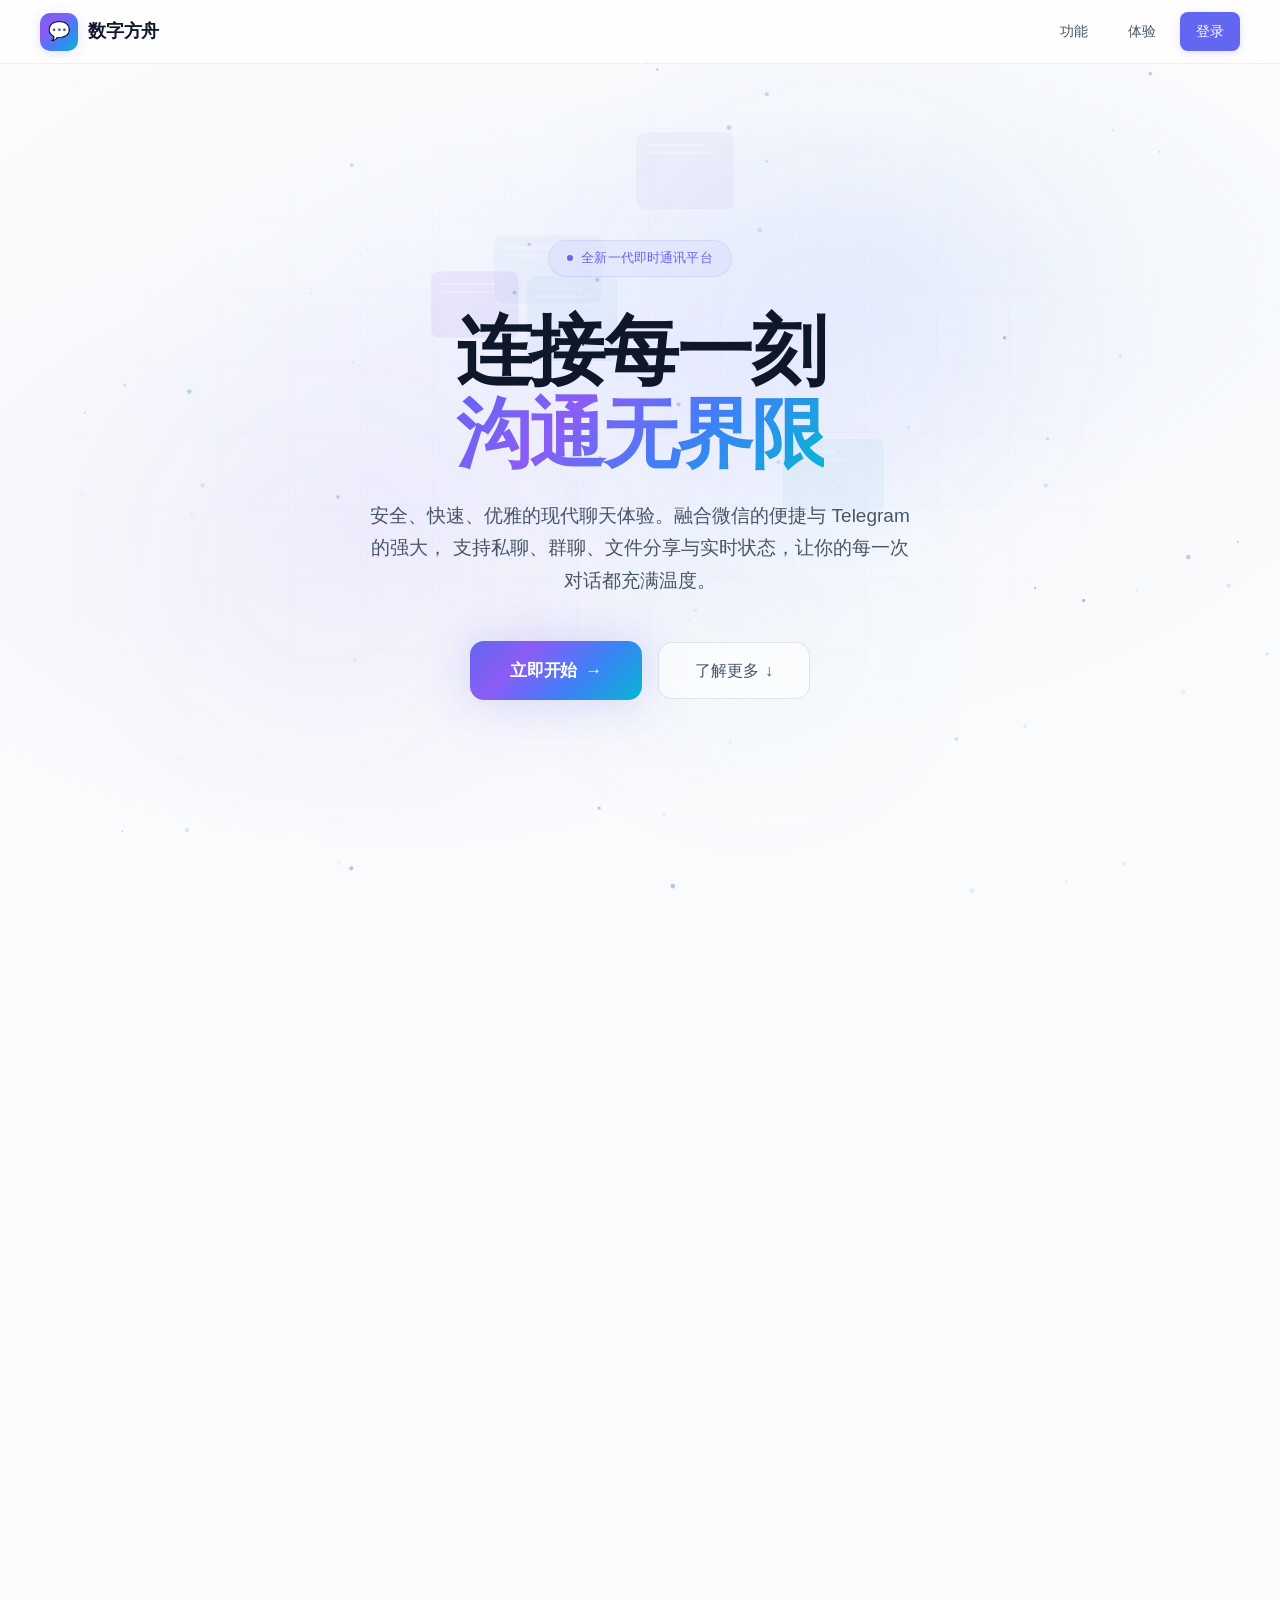
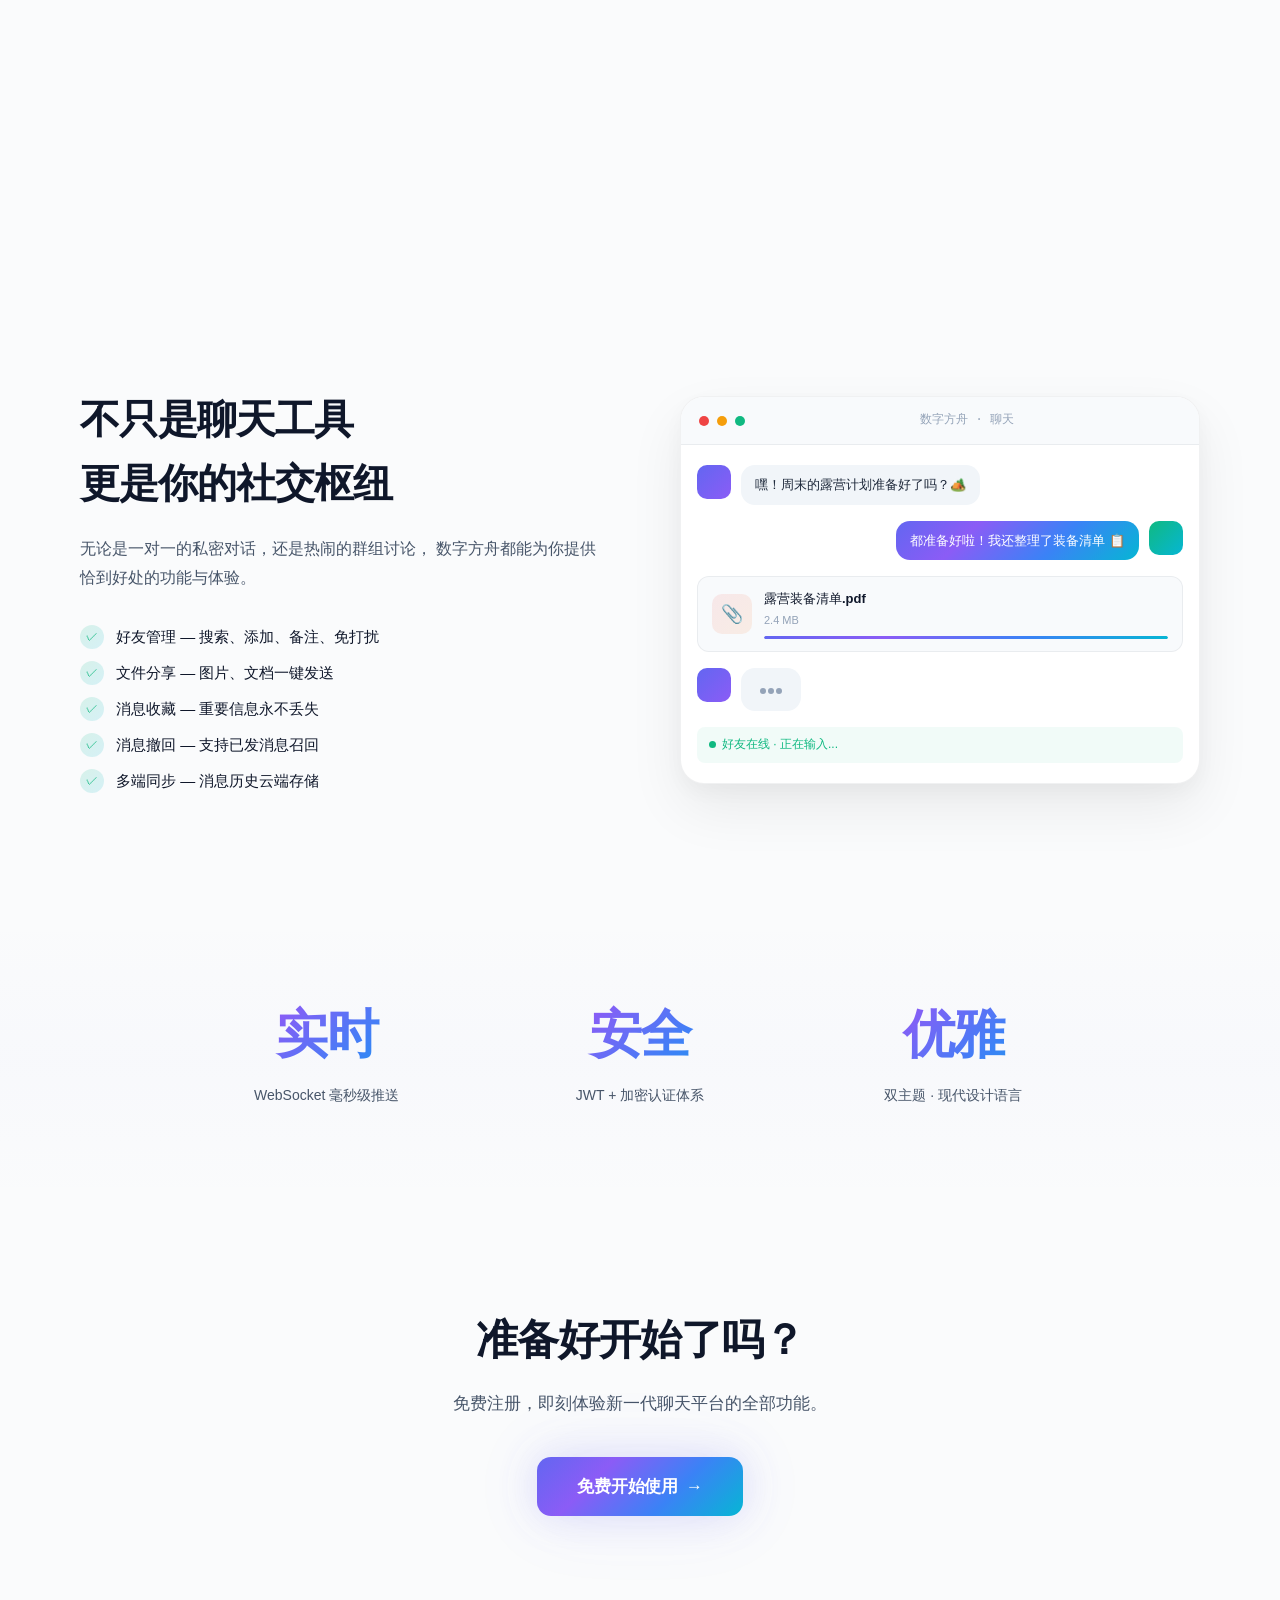
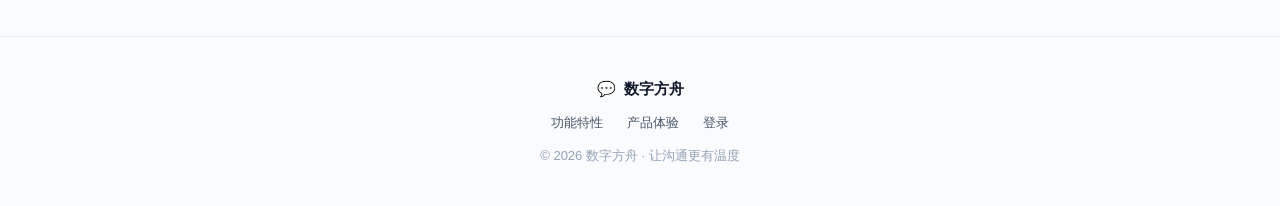
<file: static/index.html>
<!DOCTYPE html>
<html lang="zh-CN">
<head>
  <meta charset="UTF-8">
  <meta name="viewport" content="width=device-width, initial-scale=1.0">
  <title>数字方舟 — 连接每一刻，沟通无界限</title>
  <meta name="description" content="数字方舟 — 安全、快速、优雅的现代聊天平台。融合即时通讯的便捷与强大，让每一次对话都充满温度。">
  <link rel="stylesheet" href="/static/css/landing.css">
  <link rel="icon" href="data:image/svg+xml,<svg xmlns='http://www.w3.org/2000/svg' viewBox='0 0 100 100'><text y='.9em' font-size='90'>💬</text></svg>">
</head>
<body>

<!-- ====== Navigation ====== -->
<nav class="nav" id="navbar">
  <div class="nav-brand">
    <div class="nav-logo">💬</div>
    <span>数字方舟</span>
  </div>
  <div class="nav-links">
    <a href="#features" class="nav-link">功能</a>
    <a href="#showcase" class="nav-link">体验</a>
    <a href="/static/login.html" class="nav-link nav-link-primary">登录</a>
  </div>
</nav>

<!-- ====== Hero Section ====== -->
<section class="hero">
  <!-- Multi-layer BG -->
  <div class="hero-bg-layers">
    <div class="hero-bg-layer hero-bg-layer-1"></div>
    <div class="hero-bg-layer hero-bg-layer-2"></div>
    <div class="hero-bg-layer hero-bg-layer-3"></div>
  </div>

  <!-- Light spots -->
  <div class="hero-light-spot hero-light-spot-1"></div>
  <div class="hero-light-spot hero-light-spot-2"></div>
  <div class="hero-light-spot hero-light-spot-3"></div>

  <!-- Grid overlay -->
  <div class="hero-grid-overlay"></div>

  <!-- Canvas for particles + floating cards + connections -->
  <canvas id="heroCanvas"></canvas>

  <!-- Hero content -->
  <div class="hero-content">
    <div class="hero-badge">
      <span class="hero-badge-dot"></span>
      全新一代即时通讯平台
    </div>

    <h1 class="hero-title">
      连接每一刻<br>
      <span class="hero-title-gradient">沟通无界限</span>
    </h1>

    <p class="hero-desc">
      安全、快速、优雅的现代聊天体验。融合微信的便捷与 Telegram 的强大，
      支持私聊、群聊、文件分享与实时状态，让你的每一次对话都充满温度。
    </p>

    <div class="hero-actions">
      <a href="/static/login.html" class="btn-hero">
        立即开始
        <span class="btn-hero-arrow">→</span>
      </a>
      <a href="#features" class="btn-hero-ghost">
        了解更多
        <span>↓</span>
      </a>
    </div>
  </div>
</section>

<!-- ====== Features Section ====== -->
<section class="features" id="features">
  <div class="section-label anim-fade-up">核心能力</div>
  <h2 class="section-title anim-fade-up">为现代沟通而设计</h2>
  <p class="section-desc anim-fade-up">每一个细节都经过精心打磨，为你带来流畅、安全、高效的通讯体验。</p>

  <div class="features-grid anim-stagger">
    <div class="feature-card">
      <div class="feature-card-icon blue">⚡</div>
      <h3>实时消息</h3>
      <p>基于 WebSocket 的毫秒级实时推送，消息收发零延迟，正在输入状态一目了然。</p>
    </div>

    <div class="feature-card">
      <div class="feature-card-icon purple">🔐</div>
      <h3>安全可靠</h3>
      <p>JWT 令牌认证 + 端到端传输加密，确保你的每一次对话都安全无虞。</p>
    </div>

    <div class="feature-card">
      <div class="feature-card-icon green">👥</div>
      <h3>群组协作</h3>
      <p>强大的群管理功能 — 创建群聊、成员管理、禁言控制、群公告，满足团队协作所需。</p>
    </div>

    <div class="feature-card">
      <div class="feature-card-icon orange">🎨</div>
      <h3>精致体验</h3>
      <p>亮色 / 暗色双主题无缝切换，微信风格的聊天气泡设计，现代优雅的视觉语言。</p>
    </div>
  </div>
</section>

<!-- ====== Chat Showcase Section ====== -->
<section class="showcase" id="showcase">
  <div class="showcase-content">
    <div class="showcase-text anim-fade-up">
      <h2>不只是聊天工具<br>更是你的社交枢纽</h2>
      <p>
        无论是一对一的私密对话，还是热闹的群组讨论，
        数字方舟都能为你提供恰到好处的功能与体验。
      </p>
      <ul class="showcase-features">
        <li>
          <span class="check-icon">✓</span> 好友管理 — 搜索、添加、备注、免打扰
        </li>
        <li>
          <span class="check-icon">✓</span> 文件分享 — 图片、文档一键发送
        </li>
        <li>
          <span class="check-icon">✓</span> 消息收藏 — 重要信息永不丢失
        </li>
        <li>
          <span class="check-icon">✓</span> 消息撤回 — 支持已发消息召回
        </li>
        <li>
          <span class="check-icon">✓</span> 多端同步 — 消息历史云端存储
        </li>
      </ul>
    </div>

    <!-- Live Chat Mockup -->
    <div class="chat-showcase anim-fade-up">
      <div class="chat-showcase-header">
        <span class="chat-showcase-dot red"></span>
        <span class="chat-showcase-dot yellow"></span>
        <span class="chat-showcase-dot green"></span>
        <span class="chat-showcase-title">数字方舟 · 聊天</span>
      </div>
      <div class="chat-showcase-body">
        <!-- Message 1: Received -->
        <div class="chat-showcase-msg" style="animation-delay: 0.3s;">
          <div class="chat-showcase-avatar receive"></div>
          <div class="chat-showcase-bubble">
            嘿！周末的露营计划准备好了吗？🏕️
          </div>
        </div>

        <!-- Message 2: Sent -->
        <div class="chat-showcase-msg sent" style="animation-delay: 1s;">
          <div class="chat-showcase-avatar sent-avatar"></div>
          <div class="chat-showcase-bubble">
            都准备好啦！我还整理了装备清单 📋
          </div>
        </div>

        <!-- File transfer -->
        <div class="chat-showcase-file" style="animation-delay: 1.8s;">
          <div class="chat-showcase-file-icon">📎</div>
          <div class="chat-showcase-file-info">
            <div class="chat-showcase-file-name">露营装备清单.pdf</div>
            <div class="chat-showcase-file-size">2.4 MB</div>
            <div class="chat-showcase-file-progress">
              <div class="chat-showcase-file-bar"></div>
            </div>
          </div>
        </div>

        <!-- Typing indicator -->
        <div class="chat-showcase-msg" style="animation-delay: 3s;">
          <div class="chat-showcase-avatar receive"></div>
          <div class="chat-showcase-bubble typing">
            <span></span><span></span><span></span>
          </div>
        </div>

        <!-- Online status -->
        <div class="chat-showcase-status">
          <span class="chat-showcase-status-dot"></span>
          好友在线 · 正在输入...
        </div>
      </div>
    </div>
  </div>
</section>

<!-- ====== Trust Stats ====== -->
<section class="trust">
  <div class="trust-grid">
    <div class="anim-fade-up">
      <div class="trust-stat">实时</div>
      <div class="trust-label">WebSocket 毫秒级推送</div>
    </div>
    <div class="anim-fade-up">
      <div class="trust-stat">安全</div>
      <div class="trust-label">JWT + 加密认证体系</div>
    </div>
    <div class="anim-fade-up">
      <div class="trust-stat">优雅</div>
      <div class="trust-label">双主题 · 现代设计语言</div>
    </div>
  </div>
</section>

<!-- ====== Bottom CTA ====== -->
<section class="cta-bottom">
  <h2 class="anim-fade-up">准备好开始了吗？</h2>
  <p class="anim-fade-up">免费注册，即刻体验新一代聊天平台的全部功能。</p>
  <div class="anim-fade-up">
    <a href="/static/login.html" class="btn-hero">
      免费开始使用
      <span class="btn-hero-arrow">→</span>
    </a>
  </div>
</section>

<!-- ====== Footer ====== -->
<footer class="footer">
  <div class="footer-brand">
    <span>💬</span> 数字方舟
  </div>
  <div class="footer-links">
    <a href="#features">功能特性</a>
    <a href="#showcase">产品体验</a>
    <a href="/static/login.html">登录</a>
  </div>
  <p>&copy; 2026 数字方舟 · 让沟通更有温度</p>
</footer>

<script src="/static/js/landing.js"></script>
</body>
</html>
</file>
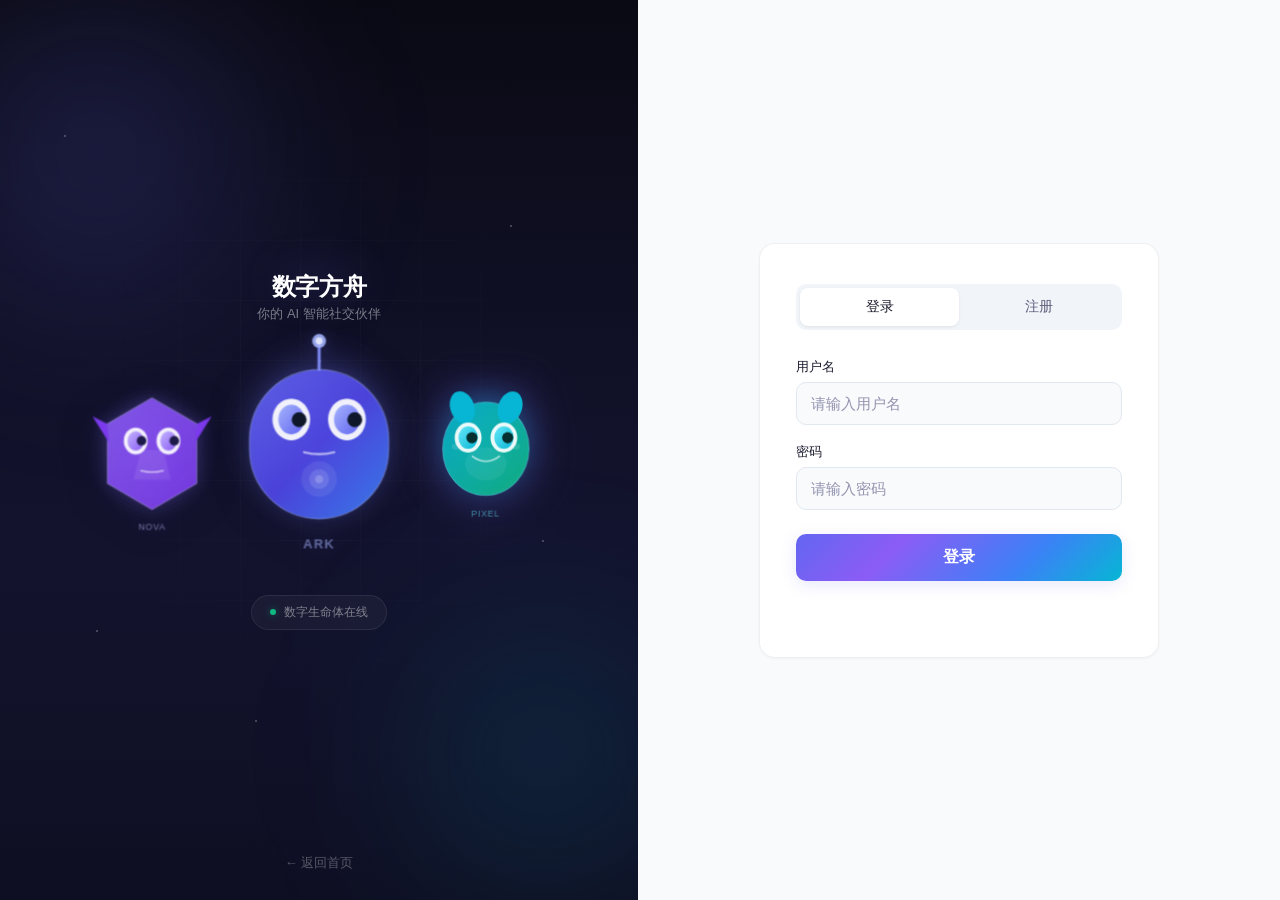
<file: static/chat.html>
<!DOCTYPE html>
<html lang="zh-CN" data-theme="light">
<head>
  <meta charset="UTF-8">
  <meta name="viewport" content="width=device-width, initial-scale=1.0">
  <title>数字方舟</title>
  <link rel="stylesheet" href="/static/css/style.css?v=5.0">
</head>
<body>
<!-- ====== 会话右键菜单 ====== -->
<div class="context-menu" id="convContextMenu">
  <div class="ctx-item" onclick="togglePinConv()">📌 <span id="pinLabel">置顶会话</span></div>
  <div class="ctx-item" onclick="toggleMuteConv()">🔕 <span id="muteLabel">消息免打扰</span></div>
  <div class="ctx-sep"></div>
  <div class="ctx-item ctx-danger" onclick="deleteConv()">🗑 删除会话</div>
</div>

<!-- ====== 消息右键菜单（扩展版） ====== -->
<div class="context-menu" id="msgContextMenu">
  <div class="ctx-item" onclick="copyMsgText()">📋 复制</div>
  <div class="ctx-item" id="msgRecallItem" onclick="recallMsg()">↩ 撤回</div>
  <div class="ctx-item" onclick="deleteMsgLocal()">🗑 删除</div>
  <div class="ctx-item" onclick="forwardMsg()">↗ 转发</div>
  <div class="ctx-item" onclick="favMsg()">⭐ 收藏</div>
  <div class="ctx-sep"></div>
  <div class="ctx-item" onclick="enterMultiSelect()">☑ 多选</div>
</div>

<!-- ====== 好友资料弹窗（替代旧浮窗） ====== -->
<div class="modal-overlay" id="friendProfileModal">
  <div class="modal-box friend-profile-box" style="max-width:340px;">
    <span class="modal-back-arrow" onclick="closeModal('friendProfileModal')">←</span>
    <h3 style="margin-bottom:16px;">好友资料</h3>
    <div id="friendProfileContent">
      <div class="fp-top-section">
        <div class="fp-avatar-wrap"><img id="fpAvatarImg" src="" style="display:none;"><span id="fpAvatarFallback" class="fp-avatar-text">?</span></div>
        <div class="fp-username" id="fpUsername">---</div>
        <div class="fp-role-badge" id="fpRoleBadge"></div>
      </div>
      <div class="fp-remark-row">
        <span class="fp-remark-label">备注昵称</span>
        <span class="fp-remark-value" id="fpRemarkValue">未设置</span>
        <span class="fp-remark-edit" onclick="fpEditRemark()">✎</span>
      </div>
      <div class="fp-remark-edit-area" id="fpRemarkEditArea" style="display:none;">
        <input type="text" class="input-row" id="fpRemarkInput" maxlength="12" placeholder="输入备注(最多12字)">
        <div style="display:flex;gap:6px;margin-top:6px;"><button class="btn-confirm" onclick="fpSaveRemark()">保存</button><button class="btn-cancel" onclick="$('fpRemarkEditArea').style.display='none'">取消</button></div>
      </div>
      <div class="fp-info-section">
        <div class="fp-info-row"><span class="fp-info-label">在线状态</span><span class="fp-info-value"><span class="online-dot-static" id="fpOnlineDot"></span><span id="fpOnlineText">离线</span></span></div>
        <div class="fp-info-row"><span class="fp-info-label">个性签名</span><span class="fp-info-value" id="fpStatusMsg">未设置</span></div>
        <div class="fp-info-row"><span class="fp-info-label">账号ID</span><span class="fp-info-value" id="fpAccountId">---</span></div>
      </div>
      <div class="fp-actions">
        <button class="btn-full green" onclick="fpSendMsg()">💬 发送消息</button>
        <button class="btn-full light" onclick="fpSendFile()">📎 发送文件</button>
        <button class="btn-full light" id="fpMuteBtn" onclick="fpToggleMute()">🔕 消息免打扰</button>
        <button class="btn-full light" onclick="fpClearChat()">🗑 删除聊天记录</button>
        <button class="btn-full light" style="color:var(--red);" onclick="fpDeleteFriend()">❌ 删除好友</button>
      </div>
    </div>
    <div class="modal-footer" style="margin-top:12px;"><button class="btn-cancel" onclick="closeModal('friendProfileModal')">关闭</button></div>
  </div>
</div>

<!-- ====== 图片预览 ====== -->
<div class="modal-overlay" id="imagePreviewModal" onclick="closeModal('imagePreviewModal')">
  <img id="imagePreviewImg" style="max-width:90vw;max-height:90vh;border-radius:8px;" onclick="event.stopPropagation()">
</div>

<!-- ====== 已读成员弹窗 ====== -->
<div class="modal-overlay" id="readMembersModal">
  <div class="modal-box"><span class="modal-back-arrow" onclick="closeModal('readMembersModal')">←</span>
    <h3>已读成员</h3><div id="readMembersList" style="max-height:260px;overflow-y:auto;"></div>
    <div class="modal-footer" style="margin-top:12px;"><button class="btn-cancel" onclick="closeModal('readMembersModal')">关闭</button></div>
  </div>
</div>

<!-- ====== 转发弹窗 ====== -->
<div class="modal-overlay" id="forwardModal">
  <div class="modal-box"><span class="modal-back-arrow" onclick="closeModal('forwardModal')">←</span>
    <h3>转发给</h3><div id="forwardList" style="max-height:260px;overflow-y:auto;"></div>
    <div class="modal-footer" style="margin-top:12px;"><button class="btn-cancel" onclick="closeModal('forwardModal')">取消</button></div>
  </div>
</div>

<!-- ====== 添加好友弹窗 ====== -->
<div class="modal-overlay" id="addFriendModal">
  <div class="modal-box"><span class="modal-back-arrow" onclick="closeModal('addFriendModal')">←</span>
    <h3>添加好友</h3><input type="text" class="input-row" id="friendSearchInput" placeholder="输入用户名搜索…" oninput="onSearchUser()">
    <div class="search-result" id="searchResult" style="max-height:160px;overflow-y:auto;"></div>
    <button class="btn-full green" onclick="addFriend()" style="margin-top:8px;">发送好友申请</button>
    <button class="btn-full light" onclick="showApplyListInModal()" style="margin-top:6px;">查看申请列表 <span id="applyBadge"></span></button>
    <div id="applyListInline" style="display:none;margin-top:12px;"></div>
    <div class="modal-footer" style="margin-top:14px;"><button class="btn-cancel" onclick="closeModal('addFriendModal')">关闭</button></div>
  </div>
</div>

<!-- ====== 创建群聊弹窗 ====== -->
<div class="modal-overlay" id="createGroupModal">
  <div class="modal-box"><span class="modal-back-arrow" onclick="closeModal('createGroupModal')">←</span>
    <h3>发起群聊</h3><input type="text" class="input-row" id="newGroupName" placeholder="群名称（留空自动生成）">
    <p style="font-size:13px;color:var(--text-sub);margin-bottom:8px;">选择群成员：</p>
    <div class="modal-check-list" id="groupMemberCheckboxes"></div>
    <div class="modal-footer"><button class="btn-confirm" onclick="createGroup()">确认创建</button><button class="btn-cancel" onclick="closeModal('createGroupModal')">取消</button></div>
  </div>
</div>

<!-- ====== 个人信息弹窗 ====== -->
<div class="modal-overlay" id="myProfileModal">
  <div class="modal-box profile-modal-box"><span class="modal-back-arrow" onclick="closeModal('myProfileModal')">←</span>
    <span class="profile-close" id="profileLogoutBtn">退出</span>
    <div class="profile-avatar-wrap" onclick="document.getElementById('avatarUpload').click()">
      <img id="profileAvatarImg" src="" style="display:none;"><span id="profileAvatarFallback" class="profile-avatar-text">😊</span>
      <span class="online-dot profile-online-dot" id="profileOnlineDot"></span>
      <div class="avatar-overlay">📷</div>
      <input type="file" id="avatarUpload" accept="image/jpeg,image/png" onchange="uploadAvatar(event)" style="display:none;">
    </div>
    <div class="profile-field" id="nicknameField"><span class="profile-field-val" id="profileNickname">加载中</span><span class="profile-field-edit" onclick="editNickname()">✎</span></div>
    <div class="profile-field-edit-area" id="nicknameEditArea" style="display:none;"><input type="text" class="input-row" id="nicknameInput" maxlength="12" placeholder="昵称(2-12字)" onkeydown="if(event.key==='Enter')saveNickname()"><div style="display:flex;gap:6px;margin-top:6px;"><button class="btn-confirm" onclick="saveNickname()" style="padding:6px 18px;border-radius:6px;background:var(--wechat-green);color:#fff;border:none;cursor:pointer;font-size:13px;">确定</button><button class="btn-cancel" onclick="document.getElementById('nicknameEditArea').style.display='none'" style="padding:6px 18px;border-radius:6px;background:var(--bg-input);color:var(--text-secondary);border:none;cursor:pointer;font-size:13px;">取消</button></div></div>
    <div class="profile-status-row"><span class="profile-status-label">状态</span><span class="profile-status-val" id="profileStatus" onclick="editStatus()">未设置</span></div>
        <button class="btn-full light" onclick="showSettings()" style="margin-top:14px;">⚙ 设置</button>
  </div>
</div>

<!-- ====== 设置弹窗 ====== -->
<!-- ====== 个性状态编辑弹窗 ====== -->
<div class="modal-overlay" id="statusEditModal">
  <div class="modal-box"><span class="modal-back-arrow" onclick="closeModal('statusEditModal')">←</span>
    <h3>个性状态</h3>
    <div class="status-presets" id="statusPresets"></div>
    <div class="chat-input-row" style="margin-bottom:10px;">
      <textarea class="msg-textarea" id="statusCustomInput" rows="1" placeholder="自定义状态（最多20字）" maxlength="20" style="min-height:36px;"></textarea>
      <button class="tool-btn" id="statusEmojiBtn" title="插入表情" style="font-size:20px;">😊</button>
    </div>
    <div class="emoji-panel" id="statusEmojiPanel" style="position:static;bottom:auto;left:auto;transform:none;width:100%;box-shadow:none;"></div>
    <div class="modal-footer">
      <button class="btn-confirm" onclick="saveStatusFromModal()">保存</button>
      <button class="btn-cancel" onclick="closeModal('statusEditModal')">取消</button>
    </div>
  </div>
</div>

<div class="modal-overlay" id="settingsModal">
  <div class="modal-box"><span class="modal-back-arrow" id="settingsBackArrow" onclick="backToProfile()">←</span>
    <h3>设置</h3>
    <div class="setting-row"><span>消息通知</span><label class="toggle-switch"><input type="checkbox" id="notifyToggle" checked onchange="saveSetting('notify',this.checked)"><span class="toggle-slider"></span></label></div>
    <div class="setting-row"><span>深色模式</span><label class="toggle-switch"><input type="checkbox" id="darkToggle" onchange="toggleTheme()"><span class="toggle-slider"></span></label></div>
    <div class="setting-row" onclick="showFavorites()" style="cursor:pointer;"><span>⭐ 我的收藏</span><span style="color:var(--text-sub);">→</span></div>
    <div class="setting-row" onclick="showChangePwd()" style="cursor:pointer;"><span>修改密码</span><span style="color:var(--text-sub);">→</span></div>
    <div id="changePwdArea" style="display:none;margin-top:12px;">
      <input type="password" class="input-row" id="oldPwd" placeholder="当前密码"><input type="password" class="input-row" id="newPwd" placeholder="新密码(至少6位)"><input type="password" class="input-row" id="newPwd2" placeholder="确认新密码">
      <div style="display:flex;gap:8px;margin-top:8px;"><button class="btn-full green" onclick="changePassword()">确认修改</button><button class="btn-full light" onclick="document.getElementById('changePwdArea').style.display='none'">取消</button></div>
    </div>
    <div class="modal-footer" style="margin-top:16px;"><button class="btn-cancel" onclick="closeModal('settingsModal')">关闭</button></div>
  </div>
</div>

<!-- ====== 收藏弹窗 ====== -->
<div class="modal-overlay" id="favoritesModal">
  <div class="modal-box"><span class="modal-back-arrow" onclick="closeModal('favoritesModal');showSettings();">←</span>
    <h3>⭐ 我的收藏</h3><div id="favoritesList" style="max-height:350px;overflow-y:auto;"></div>
    <div class="modal-footer" style="margin-top:12px;"><button class="btn-cancel" onclick="closeModal('favoritesModal');showSettings();">返回</button></div>
  </div>
</div>

<!-- ====== 群管理主面板（点击「···」打开） ====== -->
<div class="modal-overlay" id="groupManagePanel">
  <div class="modal-box" style="max-width:360px;">
    <span class="modal-back-arrow" onclick="closeModal('groupManagePanel')">←</span>
    <h3 id="groupPanelTitle">群管理</h3>
    <div id="groupPanelContent" style="max-height:400px;overflow-y:auto;"></div>
    <div class="modal-footer" style="margin-top:12px;"><button class="btn-cancel" onclick="closeModal('groupManagePanel')">关闭</button></div>
  </div>
</div>

<!-- ====== 禁言时长选择 ====== -->
<div class="modal-overlay" id="muteDurationModal">
  <div class="modal-box" style="max-width:300px;">
    <span class="modal-back-arrow" onclick="closeModal('muteDurationModal');showGroupManagePanel()">←</span>
    <h3>设置禁言时长</h3>
    <div id="muteTargetInfo" style="font-size:13px;color:var(--text-sub);margin-bottom:10px;"></div>
    <div style="display:flex;flex-direction:column;gap:8px;">
      <button class="btn-full light" onclick="doMuteMember('5m')">🕐 5 分钟</button>
      <button class="btn-full light" onclick="doMuteMember('30m')">🕐 30 分钟</button>
      <button class="btn-full light" onclick="doMuteMember('2h')">🕑 2 小时</button>
      <button class="btn-full light" style="color:var(--red);" onclick="doMuteMember('forever')">🚫 永久禁言</button>
    </div>
    <div class="modal-footer" style="margin-top:12px;"><button class="btn-cancel" onclick="closeModal('muteDurationModal');showGroupManagePanel()">取消</button></div>
  </div>
</div>

<!-- ====== 转让群主弹窗 ====== -->
<div class="modal-overlay" id="transferOwnerModal">
  <div class="modal-box" style="max-width:360px;">
    <span class="modal-back-arrow" onclick="closeModal('transferOwnerModal');showGroupManagePanel()">←</span>
    <h3>转让群主</h3>
    <div id="transferCandidateList" style="max-height:260px;overflow-y:auto;"></div>
    <div class="modal-footer" style="margin-top:12px;"><button class="btn-cancel" onclick="closeModal('transferOwnerModal');showGroupManagePanel()">取消</button></div>
  </div>
</div>

<!-- ====== 修改群资料弹窗 ====== -->
<div class="modal-overlay" id="editGroupModal">
  <div class="modal-box" style="max-width:360px;">
    <span class="modal-back-arrow" onclick="closeModal('editGroupModal');showGroupManagePanel()">←</span>
    <h3>修改群资料</h3>
    <input type="text" class="input-row" id="editGroupName" placeholder="群名称">
    <textarea class="input-row" id="editGroupAnnouncement" placeholder="群公告（全群可见）" rows="3" style="resize:vertical;"></textarea>
    <div style="font-size:13px;margin:8px 0;">入群方式:</div>
    <select class="input-row" id="editJoinMode">
      <option value="1">需要验证</option>
      <option value="0">自由加入</option>
    </select>
    <div class="modal-footer" style="margin-top:12px;">
      <button class="btn-confirm" onclick="saveGroupInfo()">保存</button>
      <button class="btn-cancel" onclick="closeModal('editGroupModal');showGroupManagePanel()">取消</button>
    </div>
  </div>
</div>

<!-- ====== 群公告编辑弹窗 ====== -->
<div class="modal-overlay" id="announcementEditModal">
  <div class="modal-box" style="max-width:360px;">
    <span class="modal-back-arrow" onclick="closeModal('announcementEditModal')">←</span>
    <h3>编辑群公告</h3>
    <textarea class="input-row" id="announcementEditText" placeholder="输入群公告内容（全群可见）" rows="5" style="resize:vertical;border:1.5px solid var(--border);border-radius:8px;padding:10px;width:100%;font-family:inherit;font-size:14px;color:var(--text-main);background:var(--bg-card);"></textarea>
    <div class="modal-footer" style="margin-top:12px;">
      <button class="btn-confirm" onclick="saveAnnouncement()">保存</button>
      <button class="btn-cancel" onclick="closeModal('announcementEditModal')">取消</button>
    </div>
  </div>
</div>

<!-- ====== 群通知弹窗 ====== -->
<div class="modal-overlay" id="groupInviteModal">
  <div class="modal-box" style="max-width:380px;">
    <span class="modal-back-arrow" onclick="closeModal('groupInviteModal')">←</span>
    <h3>🔔 群通知</h3>
    <div id="groupInviteContent" style="max-height:320px;overflow-y:auto;"></div>
    <div class="modal-footer" style="margin-top:12px;"><button class="btn-cancel" onclick="closeModal('groupInviteModal')">关闭</button></div>
  </div>
</div>

<!-- ====== 邀请好友入群弹窗 ====== -->
<div class="modal-overlay" id="inviteToGroupModal">
  <div class="modal-box" style="max-width:360px;">
    <span class="modal-back-arrow" onclick="closeModal('inviteToGroupModal');showGroupManagePanel()">←</span>
    <h3>邀请好友入群</h3>
    <p style="font-size:13px;color:var(--text-sub);margin-bottom:8px;">选择要邀请的好友（可多选）：</p>
    <div class="modal-check-list" id="inviteMemberCheckboxes" style="max-height:240px;overflow-y:auto;"></div>
    <div class="modal-footer" style="margin-top:12px;">
      <button class="btn-confirm" onclick="inviteToGroup()">确认邀请</button>
      <button class="btn-cancel" onclick="closeModal('inviteToGroupModal');showGroupManagePanel()">取消</button>
    </div>
  </div>
</div>

<!-- ====== 入群申请列表 ====== -->
<div class="modal-overlay" id="joinRequestsModal">
  <div class="modal-box" style="max-width:360px;">
    <span class="modal-back-arrow" onclick="closeModal('joinRequestsModal');showGroupManagePanel()">←</span>
    <h3>入群申请</h3>
    <div id="joinRequestsList" style="max-height:300px;overflow-y:auto;"></div>
    <div class="modal-footer" style="margin-top:12px;"><button class="btn-cancel" onclick="closeModal('joinRequestsModal');showGroupManagePanel()">关闭</button></div>
  </div>
</div>

<!-- ====== 底部多选操作栏 ====== -->
<div class="multiselect-bar" id="multiselectBar">
  <span class="selected-count" id="selectedCount">已选 0 条</span>
  <button onclick="multiForward()">↗ 转发</button>
  <button onclick="multiDelete()">🗑 删除</button>
  <button onclick="multiFav()">⭐ 收藏</button>
  <button onclick="exitMultiSelect()">✕ 取消</button>
</div>

<!-- ========== 页面主体 ========== -->
<div class="chat-layout">
  <div class="sidebar-left" id="sidebarLeft">
    <div class="sidebar-top">
      <div class="user-info" id="sidebarUserInfo">
        <div class="user-avatar" id="myAvatar" onclick="showMyProfile()" style="cursor:pointer;" title="个人信息"><img id="sidebarAvatarImg" src="" style="display:none;width:100%;height:100%;border-radius:50%;object-fit:cover;"><span id="sidebarAvatarFallback">😊</span></div>
        <div class="user-meta">
          <div class="user-name-row">
            <span class="user-name" id="myUsername" onclick="showMyProfile()" style="cursor:pointer;">加载中</span>
            <span class="online-indicator" id="myOnlineDot" onclick="toggleMyOnline(event)" title="点击切换在线/离线状态"></span>
          </div>
          <span class="self-status" id="myStatusDisplay" onclick="showMyProfile()" style="cursor:pointer;" title="点击修改个性状态"></span>
        </div>
      </div><span class="logout-icon" id="logoutBtn" title="退出登录">⏻</span>
    </div>
    <div class="sidebar-search"><div class="search-box"><span class="search-icon-inside">🔍</span><input type="text" placeholder="搜索" id="convSearchInput" oninput="onSearchConversations()" onfocus="onSearchConversations()"></div><div class="search-dropdown" id="searchDropdown"></div></div>
    <div class="conversation-list" id="conversationList">
      <div class="conv-skeleton"><div class="skeleton skeleton-avatar"></div><div style="flex:1"><div class="skeleton skeleton-line long"></div><div class="skeleton skeleton-line short"></div></div></div>
      <div class="conv-skeleton"><div class="skeleton skeleton-avatar"></div><div style="flex:1"><div class="skeleton skeleton-line long"></div><div class="skeleton skeleton-line short"></div></div></div>
      <div class="conv-skeleton"><div class="skeleton skeleton-avatar"></div><div style="flex:1"><div class="skeleton skeleton-line long"></div><div class="skeleton skeleton-line short"></div></div></div>
    </div>
  </div>

  <div class="chat-main" id="chatMain">
    <div class="chat-topbar"><div><div class="chat-target-name" id="chatTitle">欢迎</div><div class="chat-target-desc" id="chatSubtitle"></div></div>
      <div class="topbar-actions" id="topbarActions">
        <div class="theme-toggle" id="themeToggle" onclick="toggleTheme()">🌙</div>
        <div class="plus-menu-wrapper" id="plusMenuWrapper"><button class="plus-btn" id="plusBtn">+</button><span class="plus-badge" id="plusBadge"></span><div class="plus-dropdown" id="plusDropdown"><div class="plus-dropdown-item" onclick="showAddFriendModal()"><span class="plus-dropdown-icon">👤</span><span>添加好友</span></div><div class="plus-dropdown-item" onclick="showCreateGroupModal()"><span class="plus-dropdown-icon">👥</span><span>发起群聊</span></div><div class="plus-dropdown-item" onclick="showFriendRequests()"><span class="plus-dropdown-icon">👋</span><span>新朋友</span><span id="friendReqBadge" style="color:var(--unread);font-size:11px;margin-left:auto;"></span></div><div class="plus-dropdown-item" onclick="showGroupInvites()"><span class="plus-dropdown-icon">🔔</span><span>群通知</span><span id="groupInviteBadge" style="color:var(--unread);font-size:11px;margin-left:auto;"></span></div></div></div></div>
    </div>
    <div class="message-list" id="messageList"><div class="message-empty" id="messageEmpty"><div class="empty-icon">💬</div><div class="empty-text">选择左侧会话开始聊天</div><div class="empty-sub">好友消息、群聊消息都在这里<br>开启你的数字方舟之旅 ✨</div></div></div>
    <div class="chat-input-bar" id="chatInputBar" style="display:none;">
      <div class="chat-input-main">
        <textarea class="msg-textarea" id="msgInput" rows="3" placeholder="输入消息…" onkeydown="onInputKeydown(event)" oninput="autoResizeTextarea()"></textarea>
        <button class="send-btn" id="sendBtn" onclick="sendCurrentChatMessage()">发送</button>
      </div>
      <div class="chat-input-tools">
        <button class="tool-btn" id="emojiBtn" title="表情">😊</button>
        <input type="file" id="attachInput" style="display:none" accept="image/jpeg,image/png,.pdf,.docx,.xlsx,.pptx" onchange="onAttachSelect(event)">
        <input type="file" id="imageInput" style="display:none" accept="image/jpeg,image/png" onchange="onFileSelect(event,1)">
        <input type="file" id="fileInput" style="display:none" accept=".pdf,.docx,.xlsx,.pptx" onchange="onFileSelect(event,2)">
        <button class="tool-btn" id="attachBtn" title="发送图片或文件" onclick="document.getElementById('attachInput').click()">📎</button>
      </div>
      <input type="file" id="customEmojiInput" style="display:none" accept="image/jpeg,image/png" onchange="onCustomEmojiSelect(event)">
      <div class="emoji-panel" id="emojiPanel"></div>
    </div>
  </div>
</div>

<!-- ====== 退出确认弹窗 ====== -->
<div class="modal-overlay" id="logoutConfirmModal">
  <div class="modal-box" style="width:320px;text-align:center;">
    <p style="font-size:15px;color:var(--text-primary);margin-bottom:24px;line-height:1.6;">确定要退出登录吗？</p>
    <div style="display:flex;gap:10px;">
      <button class="btn-cancel" onclick="closeModal('logoutConfirmModal')" style="flex:1;padding:10px;border-radius:8px;border:1px solid var(--border-light);background:var(--bg-input);color:var(--text-primary);cursor:pointer;font-size:14px;">取消</button>
      <button class="btn-confirm" onclick="confirmLogout()" style="flex:1;padding:10px;border-radius:8px;border:none;background:var(--wechat-green);color:#fff;cursor:pointer;font-size:14px;font-weight:550;">确定退出</button>
    </div>
  </div>
</div>

<script src="/static/js/emoji.js?v=6.2"></script>
<script src="/static/js/api.js?v=6.2"></script>
<script src="/static/js/ws.js?v=6.2"></script>
<script src="/static/js/ui.js?v=6.2"></script>
</body>
</html>
</file>
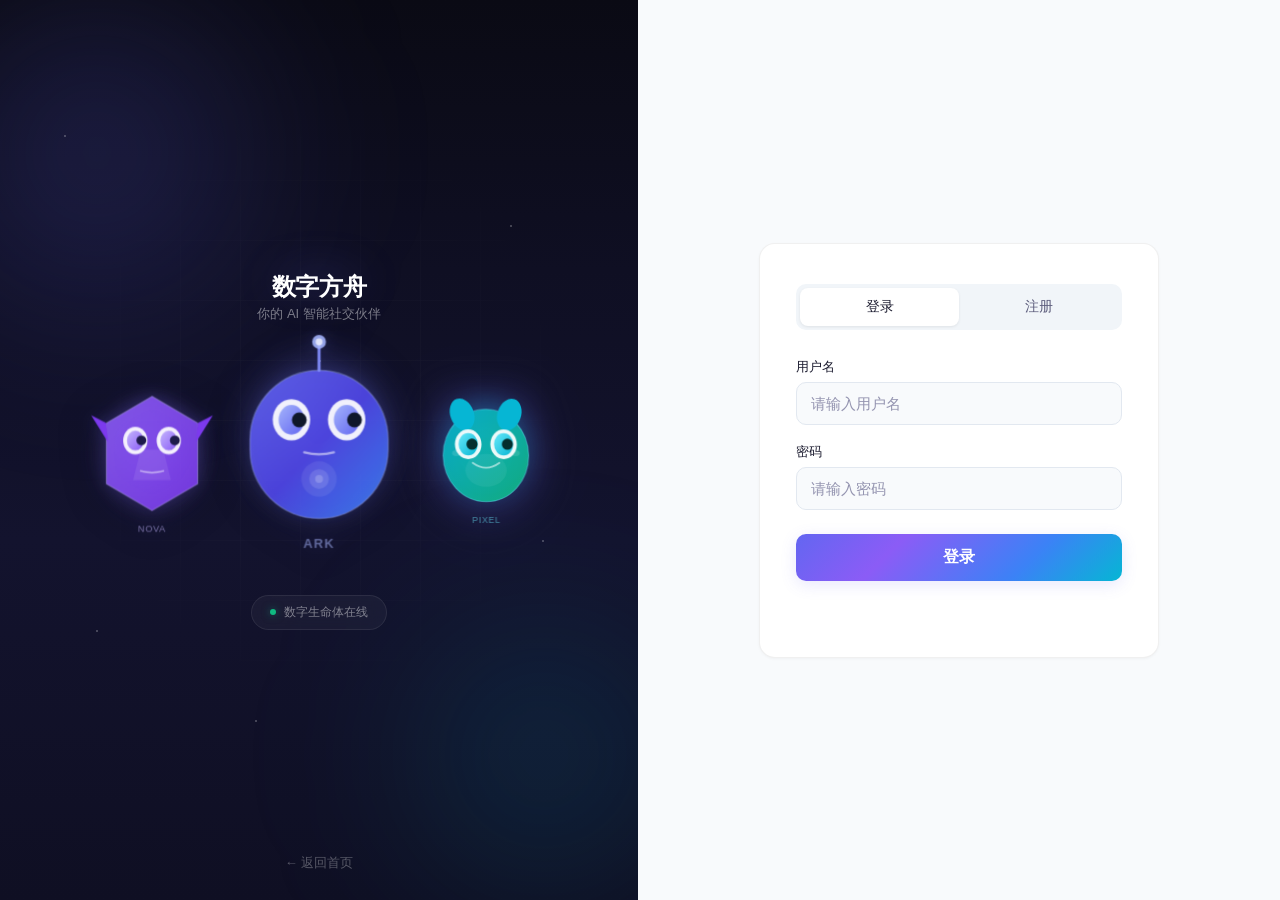
<file: static/login.html>
<!DOCTYPE html>
<html lang="zh-CN">
<head>
  <meta charset="UTF-8">
  <meta name="viewport" content="width=device-width, initial-scale=1.0">
  <title>登录 · 数字方舟</title>
  <link rel="stylesheet" href="/static/css/auth.css">
  <link rel="icon" href="data:image/svg+xml,<svg xmlns='http://www.w3.org/2000/svg' viewBox='0 0 100 100'><text y='.9em' font-size='90'>💬</text></svg>">
</head>
<body>

<div class="auth-page">

  <!-- ====== Left Panel — Digital Lifeforms ====== -->
  <div class="auth-brand" id="authBrand">
    <!-- Background orbs -->
    <div class="auth-brand-orb auth-brand-orb-1"></div>
    <div class="auth-brand-orb auth-brand-orb-2"></div>

    <!-- Grid texture -->
    <div class="auth-brand-grid"></div>

    <!-- Particle field (CSS only decoration) -->
    <div class="auth-particles">
      <span class="ap ap-1"></span><span class="ap ap-2"></span><span class="ap ap-3"></span>
      <span class="ap ap-4"></span><span class="ap ap-5"></span><span class="ap ap-6"></span>
    </div>

    <!-- Brand title -->
    <div class="auth-brand-header">
      <div class="auth-brand-glow"></div>
      <h1>数字方舟</h1>
      <p>你的 AI 智能社交伙伴</p>
    </div>

    <!-- Character Row -->
    <div class="characters-row">

      <!-- ====== Nova — 数据守护者 (Left, Purple) ====== -->
      <div class="char-container" data-char="nova">
        <svg viewBox="0 0 200 220" xmlns="http://www.w3.org/2000/svg">
          <defs>
            <radialGradient id="novaGlow" cx="50%" cy="40%" r="50%">
              <stop offset="0%" stop-color="#a78bfa" stop-opacity="0.5"/>
              <stop offset="100%" stop-color="#8b5cf6" stop-opacity="0"/>
            </radialGradient>
            <linearGradient id="novaBody" x1="0%" y1="0%" x2="100%" y2="100%">
              <stop offset="0%" stop-color="#8b5cf6"/>
              <stop offset="100%" stop-color="#7c3aed"/>
            </linearGradient>
            <linearGradient id="novaIris" x1="0%" y1="0%" x2="100%" y2="100%">
              <stop offset="0%" stop-color="#c4b5fd"/>
              <stop offset="100%" stop-color="#8b5cf6"/>
            </linearGradient>
            <filter id="novaBlur"><feGaussianBlur stdDeviation="12"/></filter>
            <filter id="novaInner"><feGaussianBlur stdDeviation="3"/></filter>
          </defs>
          <!-- Glow aura -->
          <ellipse cx="100" cy="120" rx="80" ry="90" fill="url(#novaGlow)" filter="url(#novaBlur)"/>
          <!-- Body — hexagonal -->
          <path class="char-body" d="M 100 30 L 160 65 L 160 145 L 100 180 L 40 145 L 40 65 Z" fill="url(#novaBody)" opacity="0.9"/>
          <!-- Body border glow -->
          <path d="M 100 30 L 160 65 L 160 145 L 100 180 L 40 145 L 40 65 Z" fill="none" stroke="rgba(196,181,253,0.4)" stroke-width="1.5"/>
          <!-- Chest detail -->
          <path d="M 85 100 L 115 100 L 125 140 L 75 140 Z" fill="rgba(255,255,255,0.08)" rx="4"/>
          <!-- Ears -->
          <polygon points="40,65 20,55 42,90" fill="#7c3aed"/>
          <polygon points="160,65 180,55 158,90" fill="#7c3aed"/>
          <!-- Eyes group -->
          <g>
            <!-- Left eye -->
            <ellipse class="eye-left" cx="78" cy="88" rx="16" ry="18" fill="white" opacity="0.92"/>
            <ellipse cx="78" cy="88" rx="11" ry="13" fill="url(#novaIris)"/>
            <circle class="pupil-left" cx="78" cy="88" r="6.5" fill="#1e1b4b"/>
            <ellipse cx="75" cy="84" r="2.5" fill="white" opacity="0.7"/>
            <ellipse class="eyelid-top-left" cx="78" cy="75" rx="18" ry="9" fill="#0f0f1a" opacity="0"/>
            <ellipse class="eyelid-bot-left" cx="78" cy="103" rx="18" ry="7" fill="#0f0f1a" opacity="0"/>
          </g>
          <g>
            <!-- Right eye -->
            <ellipse class="eye-right" cx="122" cy="88" rx="16" ry="18" fill="white" opacity="0.92"/>
            <ellipse cx="122" cy="88" rx="11" ry="13" fill="url(#novaIris)"/>
            <circle class="pupil-right" cx="122" cy="88" r="6.5" fill="#1e1b4b"/>
            <ellipse cx="119" cy="84" r="2.5" fill="white" opacity="0.7"/>
            <ellipse class="eyelid-top-right" cx="122" cy="75" rx="18" ry="9" fill="#0f0f1a" opacity="0"/>
            <ellipse class="eyelid-bot-right" cx="122" cy="103" rx="18" ry="7" fill="#0f0f1a" opacity="0"/>
          </g>
          <!-- Hands -->
          <ellipse class="hand-left" cx="30" cy="100" rx="18" ry="14" fill="#7c3aed" opacity="0" transform="translate(0,0)"/>
          <ellipse class="hand-right" cx="170" cy="100" rx="18" ry="14" fill="#7c3aed" opacity="0" transform="translate(0,0)"/>
          <!-- Mouth -->
          <path class="char-mouth" d="M 90 120 Q 100 123 110 120" fill="none" stroke="rgba(255,255,255,0.6)" stroke-width="2" stroke-linecap="round"/>
          <!-- Name label -->
          <text x="100" y="208" text-anchor="middle" fill="rgba(196,181,253,0.6)" font-size="12" font-family="var(--auth-font)" letter-spacing="0.08em">NOVA</text>
        </svg>
      </div>

      <!-- ====== Ark — 核心AI (Center, Blue/Indigo) ====== -->
      <div class="char-container char-container-main" data-char="ark">
        <svg viewBox="0 0 200 240" xmlns="http://www.w3.org/2000/svg">
          <defs>
            <radialGradient id="arkGlow" cx="50%" cy="40%" r="50%">
              <stop offset="0%" stop-color="#818cf8" stop-opacity="0.45"/>
              <stop offset="100%" stop-color="#6366f1" stop-opacity="0"/>
            </radialGradient>
            <linearGradient id="arkBody" x1="0%" y1="0%" x2="100%" y2="100%">
              <stop offset="0%" stop-color="#6366f1"/>
              <stop offset="50%" stop-color="#4f46e5"/>
              <stop offset="100%" stop-color="#3b82f6"/>
            </linearGradient>
            <linearGradient id="arkIris" x1="0%" y1="0%" x2="100%" y2="100%">
              <stop offset="0%" stop-color="#a5b4fc"/>
              <stop offset="100%" stop-color="#6366f1"/>
            </linearGradient>
            <filter id="arkBlur"><feGaussianBlur stdDeviation="16"/></filter>
            <filter id="arkInner"><feGaussianBlur stdDeviation="4"/></filter>
          </defs>
          <!-- Glow aura -->
          <ellipse cx="100" cy="125" rx="90" ry="100" fill="url(#arkGlow)" filter="url(#arkBlur)"/>
          <!-- Body — rounded rectangle -->
          <rect class="char-body" x="30" y="45" width="140" height="150" rx="70" fill="url(#arkBody)" opacity="0.92"/>
          <!-- Body border glow -->
          <rect x="30" y="45" width="140" height="150" rx="70" fill="none" stroke="rgba(165,180,252,0.35)" stroke-width="1.5"/>
          <!-- Antenna -->
          <line x1="100" y1="45" x2="100" y2="18" stroke="#818cf8" stroke-width="3" stroke-linecap="round"/>
          <circle cx="100" cy="16" r="7" fill="#a5b4fc" opacity="0.9"/>
          <circle cx="100" cy="16" r="3.5" fill="white" opacity="0.7"/>
          <!-- Core glow on chest -->
          <circle cx="100" cy="155" r="18" fill="rgba(255,255,255,0.08)"/>
          <circle cx="100" cy="155" r="10" fill="rgba(255,255,255,0.12)"/>
          <circle cx="100" cy="155" r="4" fill="rgba(255,255,255,0.2)"/>
          <!-- Eyes group -->
          <g>
            <ellipse class="eye-left" cx="72" cy="95" rx="19" ry="21" fill="white" opacity="0.92"/>
            <ellipse cx="72" cy="95" rx="13" ry="15" fill="url(#arkIris)"/>
            <circle class="pupil-left" cx="72" cy="95" r="7.5" fill="#0f172a"/>
            <ellipse cx="68" cy="90" r="3" fill="white" opacity="0.7"/>
            <ellipse class="eyelid-top-left" cx="72" cy="80" rx="21" ry="10" fill="#0f0f1a" opacity="0"/>
            <ellipse class="eyelid-bot-left" cx="72" cy="112" rx="21" ry="8" fill="#0f0f1a" opacity="0"/>
          </g>
          <g>
            <ellipse class="eye-right" cx="128" cy="95" rx="19" ry="21" fill="white" opacity="0.92"/>
            <ellipse cx="128" cy="95" rx="13" ry="15" fill="url(#arkIris)"/>
            <circle class="pupil-right" cx="128" cy="95" r="7.5" fill="#0f172a"/>
            <ellipse cx="124" cy="90" r="3" fill="white" opacity="0.7"/>
            <ellipse class="eyelid-top-right" cx="128" cy="80" rx="21" ry="10" fill="#0f0f1a" opacity="0"/>
            <ellipse class="eyelid-bot-right" cx="128" cy="112" rx="21" ry="8" fill="#0f0f1a" opacity="0"/>
          </g>
          <!-- Hands -->
          <ellipse class="hand-left" cx="24" cy="108" rx="20" ry="16" fill="#4f46e5" opacity="0" transform="translate(0,0)"/>
          <ellipse class="hand-right" cx="176" cy="108" rx="20" ry="16" fill="#4f46e5" opacity="0" transform="translate(0,0)"/>
          <!-- Mouth -->
          <path class="char-mouth" d="M 85 128 Q 100 132 115 128" fill="none" stroke="rgba(255,255,255,0.55)" stroke-width="2.5" stroke-linecap="round"/>
          <!-- Name label -->
          <text x="100" y="225" text-anchor="middle" fill="rgba(165,180,252,0.55)" font-size="13" font-family="var(--auth-font)" font-weight="600" letter-spacing="0.1em">ARK</text>
        </svg>
      </div>

      <!-- ====== Pixel — 消息精灵 (Right, Cyan/Teal) ====== -->
      <div class="char-container" data-char="pixel">
        <svg viewBox="0 0 200 220" xmlns="http://www.w3.org/2000/svg">
          <defs>
            <radialGradient id="pixelGlow" cx="50%" cy="40%" r="50%">
              <stop offset="0%" stop-color="#22d3ee" stop-opacity="0.4"/>
              <stop offset="100%" stop-color="#06b6d4" stop-opacity="0"/>
            </radialGradient>
            <linearGradient id="pixelBody" x1="0%" y1="0%" x2="100%" y2="100%">
              <stop offset="0%" stop-color="#06b6d4"/>
              <stop offset="100%" stop-color="#10b981"/>
            </linearGradient>
            <linearGradient id="pixelIris" x1="0%" y1="0%" x2="100%" y2="100%">
              <stop offset="0%" stop-color="#67e8f9"/>
              <stop offset="100%" stop-color="#06b6d4"/>
            </linearGradient>
            <filter id="pixelBlur"><feGaussianBlur stdDeviation="11"/></filter>
          </defs>
          <!-- Glow aura -->
          <ellipse cx="100" cy="120" rx="75" ry="85" fill="url(#pixelGlow)" filter="url(#pixelBlur)"/>
          <!-- Body — smaller round -->
          <ellipse class="char-body" cx="100" cy="115" rx="58" ry="62" fill="url(#pixelBody)" opacity="0.9"/>
          <!-- Body border -->
          <ellipse cx="100" cy="115" rx="58" ry="62" fill="none" stroke="rgba(103,232,249,0.4)" stroke-width="1.5"/>
          <!-- Tufts/ears -->
          <ellipse cx="68" cy="60" rx="16" ry="22" fill="#06b6d4" transform="rotate(-20,68,60)"/>
          <ellipse cx="132" cy="60" rx="16" ry="22" fill="#06b6d4" transform="rotate(20,132,60)"/>
          <!-- Belly detail -->
          <ellipse cx="100" cy="135" rx="28" ry="22" fill="rgba(255,255,255,0.06)"/>
          <!-- Eyes group (bigger, cuter) -->
          <g>
            <ellipse class="eye-left" cx="76" cy="100" rx="18" ry="20" fill="white" opacity="0.92"/>
            <ellipse cx="76" cy="100" rx="13" ry="15" fill="url(#pixelIris)"/>
            <circle class="pupil-left" cx="76" cy="100" r="7.5" fill="#042f2e"/>
            <ellipse cx="72" cy="95" r="3" fill="white" opacity="0.7"/>
            <ellipse class="eyelid-top-left" cx="76" cy="85" rx="20" ry="9" fill="#0f0f1a" opacity="0"/>
            <ellipse class="eyelid-bot-left" cx="76" cy="117" rx="20" ry="7" fill="#0f0f1a" opacity="0"/>
          </g>
          <g>
            <ellipse class="eye-right" cx="124" cy="100" rx="18" ry="20" fill="white" opacity="0.92"/>
            <ellipse cx="124" cy="100" rx="13" ry="15" fill="url(#pixelIris)"/>
            <circle class="pupil-right" cx="124" cy="100" r="7.5" fill="#042f2e"/>
            <ellipse cx="120" cy="95" r="3" fill="white" opacity="0.7"/>
            <ellipse class="eyelid-top-right" cx="124" cy="85" rx="20" ry="9" fill="#0f0f1a" opacity="0"/>
            <ellipse class="eyelid-bot-right" cx="124" cy="117" rx="20" ry="7" fill="#0f0f1a" opacity="0"/>
          </g>
          <!-- Hands (smaller) -->
          <ellipse class="hand-left" cx="40" cy="112" rx="15" ry="12" fill="#0891b2" opacity="0" transform="translate(0,0)"/>
          <ellipse class="hand-right" cx="160" cy="112" rx="15" ry="12" fill="#0891b2" opacity="0" transform="translate(0,0)"/>
          <!-- Mouth (wider smile) -->
          <path class="char-mouth" d="M 88 125 Q 100 134 112 125" fill="none" stroke="rgba(255,255,255,0.55)" stroke-width="2.5" stroke-linecap="round"/>
          <!-- Blush dots -->
          <ellipse cx="60" cy="112" rx="6" ry="4" fill="rgba(255,255,255,0.12)"/>
          <ellipse cx="140" cy="112" rx="6" ry="4" fill="rgba(255,255,255,0.12)"/>
          <!-- Name label -->
          <text x="100" y="205" text-anchor="middle" fill="rgba(103,232,249,0.55)" font-size="12" font-family="var(--auth-font)" letter-spacing="0.08em">PIXEL</text>
        </svg>
      </div>
    </div>

    <!-- Status indicator -->
    <div class="char-status" id="charStatus">
      <span class="char-status-dot"></span>
      <span class="char-status-text">数字生命体在线</span>
    </div>

    <a href="/" class="back-to-home">← 返回首页</a>
  </div>

  <!-- ====== Right Form Panel ====== -->
  <div class="auth-form-panel">
    <div class="auth-form-wrapper">

      <!-- Mobile Brand -->
      <div class="auth-mobile-brand">
        <div class="auth-brand-logo-mobile">💬</div>
        <h2>欢迎来到数字方舟</h2>
      </div>

      <div class="auth-card">
        <!-- Tabs -->
        <div class="auth-tabs">
          <button class="auth-tab active" onclick="switchTab('login')" id="tabLogin">登录</button>
          <button class="auth-tab" onclick="switchTab('register')" id="tabRegister">注册</button>
        </div>

        <!-- ====== Login Form ====== -->
        <form class="auth-form active" id="loginForm" onsubmit="return handleLogin(event)">
          <div class="input-group">
            <label for="loginUser">用户名</label>
            <div class="input-password-wrapper">
              <input type="text" id="loginUser" placeholder="请输入用户名" required autocomplete="username"
                     oninput="toggleClearBtn('loginUser', 'loginClearBtn')">
              <button type="button" class="input-clear-btn" id="loginClearBtn"
                      onclick="clearInput('loginUser', 'loginClearBtn')">✕</button>
            </div>
          </div>

          <div class="input-group">
            <label for="loginPass">密码</label>
            <div class="input-password-wrapper">
              <input type="password" id="loginPass" placeholder="请输入密码" required autocomplete="current-password">
            </div>
          </div>

          <button type="submit" class="btn-submit">登录</button>
          <div class="auth-msg" id="loginMsg"></div>
        </form>

        <!-- ====== Register Form ====== -->
        <form class="auth-form" id="registerForm" onsubmit="return handleRegister(event)">
          <div class="input-group">
            <label for="regUser">用户名</label>
            <div class="input-password-wrapper">
              <input type="text" id="regUser" placeholder="请输入用户名" required autocomplete="username"
                     oninput="toggleClearBtn('regUser', 'regClearBtn')">
              <button type="button" class="input-clear-btn" id="regClearBtn"
                      onclick="clearInput('regUser', 'regClearBtn')">✕</button>
            </div>
          </div>

          <div class="input-group">
            <label for="regPass">密码</label>
            <div class="input-password-wrapper">
              <input type="password" id="regPass" placeholder="请设置密码（至少8位）" required
                     oninput="onRegPassInput()">
            </div>
          </div>

          <div class="pw-strength" id="pwStrength">
            <span class="pw-strength-bar" id="bar1"></span>
            <span class="pw-strength-bar" id="bar2"></span>
            <span class="pw-strength-bar" id="bar3"></span>
          </div>

          <div class="input-group">
            <label for="regPass2">确认密码</label>
            <div class="input-password-wrapper">
              <input type="password" id="regPass2" placeholder="请再次输入密码" required
                     oninput="checkPwMatch()">
            </div>
          </div>

          <div class="pw-match-msg" id="matchMsg"></div>

          <button type="submit" class="btn-submit">注册</button>
          <div class="auth-msg" id="registerMsg"></div>
        </form>
      </div>
    </div>
  </div>
</div>

<!-- ====== Error Modal ====== -->
<div class="modal-overlay" id="pwdErrorModal">
  <div class="modal-box">
    <p>用户名或密码错误，请重新输入</p>
    <button class="btn-modal" onclick="closePwdError()">确定</button>
  </div>
</div>

<script src="/static/js/api.js?v=6.1"></script>
<script src="/static/js/auth-interact.js?v=6.1"></script>
<script>
  // If already logged in, go directly to chat
  if (isLoggedIn()) { window.location.href = "/static/chat.html"; }

  // ====== Tab Switching ======
  function switchTab(tab) {
    const isLogin = tab === 'login';
    document.getElementById('tabLogin').classList.toggle('active', isLogin);
    document.getElementById('tabRegister').classList.toggle('active', !isLogin);
    document.getElementById('loginForm').classList.toggle('active', isLogin);
    document.getElementById('registerForm').classList.toggle('active', !isLogin);
    document.getElementById('loginMsg').textContent = '';
    document.getElementById('registerMsg').textContent = '';
    document.getElementById('matchMsg').innerHTML = '';
  }

  // ====== Clear Input ======
  function toggleClearBtn(inputId, btnId) {
    const v = document.getElementById(inputId).value;
    document.getElementById(btnId).classList.toggle('visible', v.length > 0);
  }
  function clearInput(inputId, btnId) {
    document.getElementById(inputId).value = '';
    document.getElementById(btnId).classList.remove('visible');
    document.getElementById(inputId).focus();
    if (inputId === 'regPass') { checkPwStrength(); }
  }

  // ====== Password Strength ======
  function checkPwStrength() {
    const pw = document.getElementById('regPass').value;
    const bars = [document.getElementById('bar1'), document.getElementById('bar2'), document.getElementById('bar3')];
    bars.forEach(b => b.className = 'pw-strength-bar');
    if (pw.length === 0) return;
    let score = 0;
    if (pw.length >= 6) score++;
    if (pw.length >= 10) score++;
    if (/[A-Z]/.test(pw) && /[a-z]/.test(pw)) score++;
    if (/\d/.test(pw)) score++;
    if (/[^A-Za-z0-9]/.test(pw)) score++;
    if (score <= 1) { bars[0].className = 'pw-strength-bar weak'; bars[1].className = 'pw-strength-bar weak'; }
    else if (score <= 3) { bars[0].className = 'pw-strength-bar medium'; bars[1].className = 'pw-strength-bar medium'; }
    else { bars[0].className = 'pw-strength-bar strong'; bars[1].className = 'pw-strength-bar strong'; bars[2].className = 'pw-strength-bar strong'; }
  }
  function onRegPassInput() { checkPwStrength(); checkPwMatch(); }
  function checkPwMatch() {
    const p1 = document.getElementById('regPass').value, p2 = document.getElementById('regPass2').value;
    const el = document.getElementById('matchMsg');
    if (p2.length === 0) { el.innerHTML = ''; return; }
    el.innerHTML = p1 === p2 ? '<span class="pw-match-ok">✓ 密码一致</span>' : '<span class="pw-match-err">✗ 密码不一致</span>';
  }

  // ====== Error Modal ======
  function showPwdError() { document.getElementById('pwdErrorModal').classList.add('visible'); }
  function closePwdError() { document.getElementById('pwdErrorModal').classList.remove('visible'); document.getElementById('loginPass').value = ''; document.getElementById('loginPass').focus(); }
  document.addEventListener('click', function(e) { if (e.target.id === 'pwdErrorModal') closePwdError(); });

  // ====== Handle Login ======
  async function handleLogin(e) {
    e.preventDefault();
    const u = document.getElementById('loginUser').value.trim();
    const p = document.getElementById('loginPass').value;
    const msgEl = document.getElementById('loginMsg');
    const resp = await fetch("/user/login", { method: "POST", headers: { "Content-Type": "application/json" }, body: JSON.stringify({ username: u, password: p }) });
    const data = await resp.json();
    if (data.code === 200 && data.access_token) {
      setToken(data.access_token);
      sessionStorage.setItem("my_username", u);
      window.location.href = "/static/chat.html";
    } else {
      const detail = (data.detail || "").toLowerCase();
      if (resp.status === 401 && (detail.indexOf("密码") !== -1 || detail.indexOf("用户") !== -1 || detail.indexOf("账号") !== -1)) showPwdError();
      else if (resp.status === 401 && (detail.indexOf("token") !== -1 || detail.indexOf("过期") !== -1)) { msgEl.textContent = '登录已过期，请重新登录'; logout(); }
      else msgEl.textContent = data.detail || data.msg || '登录失败';
    }
  }

  // ====== Handle Register ======
  async function handleRegister(e) {
    e.preventDefault();
    const u = document.getElementById('regUser').value.trim();
    const p1 = document.getElementById('regPass').value, p2 = document.getElementById('regPass2').value;
    const msgEl = document.getElementById('registerMsg');
    if (p1 !== p2) { msgEl.textContent = '两次密码不一致'; return; }
    if (p1.length < 8) { msgEl.textContent = '密码至少8位'; return; }
    const res = await UserAPI.register(u, p1);
    if (res.code === 200) {
      msgEl.className = 'auth-msg success';
      msgEl.textContent = '注册成功！即将跳转登录…';
      setTimeout(function() { switchTab('login'); msgEl.className = 'auth-msg'; msgEl.textContent = ''; }, 1200);
    } else { msgEl.textContent = res.detail || res.msg || '注册失败'; }
  }
</script>

</body>
</html>
</file>
<file: static/css/landing.css>
/* ============================================
   数字方舟 — Landing Page v3.1
   设计: Apple / OpenAI / Linear 级别
   玻璃拟态 · 动态光晕 · 3D Tilt · Canvas Hero
   ============================================ */

/* ====== CSS Variables ====== */
:root {
  /* Brand */
  --lp-accent: #6366f1;
  --lp-accent-light: #818cf8;
  --lp-accent-glow: rgba(99,102,241,0.18);

  /* Surfaces */
  --lp-bg: #fafbfc;
  --lp-surface: rgba(255,255,255,0.72);
  --lp-surface-solid: #ffffff;
  --lp-glass: rgba(255,255,255,0.58);
  --lp-glass-strong: rgba(255,255,255,0.78);

  /* Text */
  --lp-text: #0f172a;
  --lp-text-secondary: #475569;
  --lp-text-tertiary: #94a3b8;

  /* Borders */
  --lp-border: rgba(15,23,42,0.06);
  --lp-border-strong: rgba(15,23,42,0.10);
  --lp-border-glass: rgba(255,255,255,0.20);

  /* Gradients */
  --lp-gradient-brand: linear-gradient(135deg, #6366f1 0%, #8b5cf6 30%, #3b82f6 65%, #06b6d4 100%);
  --lp-gradient-warm: linear-gradient(135deg, #f97316 0%, #ef4444 50%, #ec4899 100%);
  --lp-gradient-subtle: linear-gradient(135deg, #667eea 0%, #764ba2 100%);

  /* Hero BG layers */
  --lp-hero-bg-1: #f8fafc;
  --lp-hero-bg-2: #eef2ff;
  --lp-hero-bg-3: #e0e7ff;

  /* Shadows */
  --lp-shadow-xs: 0 1px 2px rgba(0,0,0,0.03);
  --lp-shadow-sm: 0 2px 4px rgba(0,0,0,0.04), 0 1px 2px rgba(0,0,0,0.04);
  --lp-shadow-md: 0 4px 12px rgba(0,0,0,0.05), 0 2px 4px rgba(0,0,0,0.04);
  --lp-shadow-lg: 0 12px 28px rgba(0,0,0,0.06), 0 4px 10px rgba(0,0,0,0.03);
  --lp-shadow-xl: 0 24px 56px rgba(0,0,0,0.07), 0 8px 20px rgba(0,0,0,0.03);
  --lp-shadow-glow: 0 0 40px var(--lp-accent-glow), 0 0 80px rgba(99,102,241,0.08);

  /* Layout */
  --lp-radius: 20px;
  --lp-radius-sm: 12px;
  --lp-radius-xs: 8px;

  /* Transitions */
  --lp-ease-out: cubic-bezier(0.16, 1, 0.3, 1);
  --lp-ease-spring: cubic-bezier(0.34, 1.56, 0.64, 1);
  --lp-duration-fast: 0.2s;
  --lp-duration-normal: 0.4s;
  --lp-duration-slow: 0.7s;

  /* Typography */
  --lp-font: -apple-system, BlinkMacSystemFont, "SF Pro Display", "PingFang SC", "Microsoft YaHei", "Helvetica Neue", sans-serif;
  --lp-font-mono: "SF Mono", "JetBrains Mono", "Fira Code", "Cascadia Code", monospace;
}

/* ====== Reset & Base ====== */
*,*::before,*::after { margin:0; padding:0; box-sizing:border-box; }

html {
  scroll-behavior: smooth;
  -webkit-font-smoothing: antialiased;
  -moz-osx-font-smoothing: grayscale;
}

body {
  font-family: var(--lp-font);
  font-size: 16px;
  line-height: 1.6;
  color: var(--lp-text);
  background: var(--lp-bg);
  overflow-x: hidden;
  cursor: default;
}

a { text-decoration: none; color: inherit; }
img { max-width: 100%; display: block; }

::selection { background: var(--lp-accent); color: #fff; }

/* ====== Global Cursor Glow (JS-driven) ====== */
.cursor-glow {
  position: fixed;
  pointer-events: none;
  z-index: 9999;
  width: 600px;
  height: 600px;
  border-radius: 50%;
  background: radial-gradient(circle, rgba(99,102,241,0.06) 0%, rgba(139,92,246,0.03) 30%, transparent 70%);
  transform: translate(-50%, -50%);
  transition: opacity 0.3s;
  opacity: 0;
}
.cursor-glow.active { opacity: 1; }

/* ====== Navigation — Glass ====== */
.nav {
  position: fixed;
  top: 0; left: 0; right: 0; z-index: 1000;
  display: flex; align-items: center; justify-content: space-between;
  padding: 0 40px; height: 64px;
  background: var(--lp-glass-strong);
  backdrop-filter: saturate(180%) blur(20px);
  -webkit-backdrop-filter: saturate(180%) blur(20px);
  border-bottom: 1px solid var(--lp-border);
  transition: all var(--lp-duration-normal) var(--lp-ease-out);
}
.nav.scrolled {
  background: rgba(255,255,255,0.88);
  box-shadow: 0 1px 3px rgba(0,0,0,0.04);
}
.nav-brand {
  display: flex; align-items: center; gap: 10px;
  font-size: 18px; font-weight: 650; color: var(--lp-text);
  letter-spacing: -0.01em;
}
.nav-logo {
  display: flex; align-items: center; justify-content: center;
  width: 38px; height: 38px; border-radius: 10px;
  background: var(--lp-gradient-brand);
  color: #fff; font-size: 18px;
  box-shadow: 0 2px 12px var(--lp-accent-glow);
}
.nav-links { display: flex; align-items: center; gap: 8px; }
.nav-link {
  font-size: 14px; font-weight: 500; color: var(--lp-text-secondary);
  padding: 8px 16px; border-radius: 8px;
  transition: all var(--lp-duration-fast) var(--lp-ease-out);
}
.nav-link:hover { color: var(--lp-text); background: rgba(0,0,0,0.04); }
.nav-link-primary {
  color: #fff !important; background: var(--lp-accent) !important;
  font-weight: 550; box-shadow: 0 2px 8px var(--lp-accent-glow);
}
.nav-link-primary:hover {
  background: var(--lp-accent-light) !important;
  transform: translateY(-1px);
  box-shadow: 0 4px 16px var(--lp-accent-glow);
}

/* ====== Hero Section ====== */
.hero {
  position: relative;
  min-height: 100vh;
  display: flex; align-items: center; justify-content: center;
  padding: 120px 40px 80px;
  overflow: hidden;
}

/* Multi-layer gradient background */
.hero-bg-layers {
  position: absolute; inset: 0; pointer-events: none;
}
.hero-bg-layer {
  position: absolute; inset: 0;
  transition: transform 0.1s linear;
}
.hero-bg-layer-1 {
  background: radial-gradient(ellipse 80% 60% at 50% 40%, #eef2ff 0%, #f8fafc 50%, transparent 100%);
}
.hero-bg-layer-2 {
  background: radial-gradient(ellipse 60% 50% at 30% 60%, rgba(139,92,246,0.06) 0%, transparent 70%);
}
.hero-bg-layer-3 {
  background: radial-gradient(ellipse 50% 40% at 70% 30%, rgba(59,130,246,0.05) 0%, transparent 70%);
}

/* Light spots */
.hero-light-spot {
  position: absolute; border-radius: 50%; filter: blur(100px);
  pointer-events: none; opacity: 0.5;
}
.hero-light-spot-1 {
  width: 500px; height: 500px;
  background: radial-gradient(circle, rgba(99,102,241,0.15) 0%, transparent 70%);
  top: 10%; right: 15%;
  animation: spotFloat1 12s ease-in-out infinite;
}
.hero-light-spot-2 {
  width: 400px; height: 400px;
  background: radial-gradient(circle, rgba(139,92,246,0.12) 0%, transparent 70%);
  bottom: 15%; left: 10%;
  animation: spotFloat2 15s ease-in-out infinite;
}
.hero-light-spot-3 {
  width: 350px; height: 350px;
  background: radial-gradient(circle, rgba(6,182,212,0.10) 0%, transparent 70%);
  top: 50%; left: 45%;
  animation: spotFloat3 18s ease-in-out infinite;
}
@keyframes spotFloat1 {
  0%,100%{transform:translate(0,0) scale(1)}
  33%{transform:translate(-40px,30px) scale(1.1)}
  66%{transform:translate(20px,-20px) scale(0.9)}
}
@keyframes spotFloat2 {
  0%,100%{transform:translate(0,0) scale(1)}
  33%{transform:translate(30px,-25px) scale(1.15)}
  66%{transform:translate(-20px,20px) scale(0.85)}
}
@keyframes spotFloat3 {
  0%,100%{transform:translate(0,0) scale(1)}
  50%{transform:translate(-25px,-15px) scale(1.1)}
}

/* Grid overlay */
.hero-grid-overlay {
  position: absolute; inset: 0; pointer-events: none; z-index: 1;
  opacity: 0.025;
  background-image:
    linear-gradient(rgba(99,102,241,0.8) 1px, transparent 1px),
    linear-gradient(90deg, rgba(99,102,241,0.8) 1px, transparent 1px);
  background-size: 72px 72px;
  mask-image: radial-gradient(ellipse 70% 55% at 50% 45%, black 35%, transparent 70%);
  -webkit-mask-image: radial-gradient(ellipse 70% 55% at 50% 45%, black 35%, transparent 70%);
}

/* Canvas layer */
#heroCanvas {
  position: absolute; inset: 0; z-index: 2; pointer-events: none;
}

/* Hero content */
.hero-content {
  position: relative; z-index: 10;
  max-width: 740px; text-align: center;
}

.hero-badge {
  display: inline-flex; align-items: center; gap: 8px;
  padding: 7px 18px; margin-bottom: 32px;
  font-size: 13px; font-weight: 550; color: var(--lp-accent);
  background: rgba(99,102,241,0.06);
  border: 1px solid rgba(99,102,241,0.12);
  border-radius: 100px; letter-spacing: 0.01em;
  backdrop-filter: blur(8px);
}
.hero-badge-dot {
  width: 6px; height: 6px; border-radius: 50%; background: var(--lp-accent);
  animation: pulseDot 2s ease-in-out infinite;
}
@keyframes pulseDot {
  0%,100%{opacity:1;transform:scale(1)}
  50%{opacity:0.4;transform:scale(1.6)}
}

.hero-title {
  font-size: clamp(44px, 7.5vw, 76px);
  font-weight: 700; line-height: 1.10;
  letter-spacing: -0.03em; color: var(--lp-text);
  margin-bottom: 24px;
}
.hero-title-gradient {
  background: var(--lp-gradient-brand);
  -webkit-background-clip: text; -webkit-text-fill-color: transparent;
  background-clip: text;
}
.hero-desc {
  font-size: clamp(16px, 2.2vw, 19px);
  line-height: 1.7; color: var(--lp-text-secondary);
  margin-bottom: 44px; max-width: 540px;
  margin-left: auto; margin-right: auto;
}
.hero-actions {
  display: flex; align-items: center; justify-content: center;
  gap: 16px; flex-wrap: wrap;
}

/* CTA Button */
.btn-hero {
  display: inline-flex; align-items: center; gap: 8px;
  padding: 16px 40px;
  font-size: 17px; font-weight: 600; color: #fff;
  background: var(--lp-gradient-brand);
  border: none; border-radius: 14px; cursor: pointer;
  letter-spacing: -0.01em;
  transition: all var(--lp-duration-normal) var(--lp-ease-out);
  box-shadow: var(--lp-shadow-glow);
  position: relative; overflow: hidden;
}
.btn-hero::before {
  content: ''; position: absolute; inset: 0;
  background: linear-gradient(135deg, rgba(255,255,255,0.2) 0%, transparent 50%);
  border-radius: 14px; opacity: 0;
  transition: opacity var(--lp-duration-normal) var(--lp-ease-out);
}
.btn-hero:hover {
  transform: translateY(-2px);
  box-shadow: 0 0 60px var(--lp-accent-glow), 0 0 100px rgba(99,102,241,0.10);
}
.btn-hero:hover::before { opacity: 1; }
.btn-hero:active { transform: translateY(0); }
.btn-hero-arrow {
  display: inline-block;
  transition: transform var(--lp-duration-normal) var(--lp-ease-spring);
}
.btn-hero:hover .btn-hero-arrow { transform: translateX(4px); }

.btn-hero-ghost {
  display: inline-flex; align-items: center; gap: 6px;
  padding: 15px 36px;
  font-size: 16px; font-weight: 550; color: var(--lp-text-secondary);
  background: var(--lp-glass);
  backdrop-filter: blur(10px);
  border: 1.5px solid var(--lp-border-strong);
  border-radius: 14px; cursor: pointer;
  transition: all var(--lp-duration-normal) var(--lp-ease-out);
}
.btn-hero-ghost:hover {
  color: var(--lp-text); border-color: var(--lp-accent);
  background: rgba(99,102,241,0.04); transform: translateY(-1px);
}

/* ====== Features Section ====== */
.features {
  position: relative; padding: 120px 40px; max-width: 1200px; margin: 0 auto;
}
.section-label {
  text-align: center; font-size: 13px; font-weight: 600;
  text-transform: uppercase; letter-spacing: 0.08em;
  color: var(--lp-accent); margin-bottom: 16px;
}
.section-title {
  text-align: center;
  font-size: clamp(30px, 4vw, 42px);
  font-weight: 700; letter-spacing: -0.025em;
  color: var(--lp-text); margin-bottom: 16px;
}
.section-desc {
  text-align: center; font-size: 17px; color: var(--lp-text-secondary);
  margin-bottom: 64px; max-width: 520px;
  margin-left: auto; margin-right: auto;
}

/* ====== Glass Cards ====== */
.features-grid {
  display: grid;
  grid-template-columns: repeat(auto-fit, minmax(270px, 1fr));
  gap: 28px;
  perspective: 1000px;
}

.feature-card {
  position: relative;
  padding: 40px 32px;
  background: var(--lp-glass);
  backdrop-filter: blur(16px);
  -webkit-backdrop-filter: blur(16px);
  border: 1px solid var(--lp-border-glass);
  border-radius: var(--lp-radius);
  transition: all var(--lp-duration-normal) var(--lp-ease-out);
  cursor: default;
  overflow: hidden;
  transform-style: preserve-3d;
}

/* Subtle inner glow */
.feature-card::before {
  content: ''; position: absolute;
  inset: 0; border-radius: var(--lp-radius);
  background: radial-gradient(ellipse 80% 50% at 50% 0%, rgba(255,255,255,0.4), transparent);
  opacity: 0; transition: opacity var(--lp-duration-normal) var(--lp-ease-out);
  pointer-events: none; z-index: 1;
}

/* Gradient border on hover */
.feature-card::after {
  content: ''; position: absolute;
  inset: -1px; border-radius: var(--lp-radius);
  padding: 1px;
  background: var(--lp-gradient-brand);
  -webkit-mask: linear-gradient(#fff 0 0) content-box, linear-gradient(#fff 0 0);
  -webkit-mask-composite: xor; mask-composite: exclude;
  opacity: 0; transition: opacity var(--lp-duration-normal) var(--lp-ease-out);
  pointer-events: none;
}

.feature-card:hover {
  transform: translateY(-6px);
  box-shadow: var(--lp-shadow-xl), var(--lp-shadow-glow);
  border-color: transparent;
}
.feature-card:hover::before { opacity: 1; }
.feature-card:hover::after { opacity: 1; }

.feature-card-icon {
  display: flex; align-items: center; justify-content: center;
  width: 52px; height: 52px; border-radius: 14px;
  font-size: 26px; margin-bottom: 22px;
  position: relative; z-index: 2;
}
.feature-card-icon.blue {
  background: linear-gradient(135deg, rgba(59,130,246,0.12), rgba(99,102,241,0.10));
  color: #3b82f6;
}
.feature-card-icon.purple {
  background: linear-gradient(135deg, rgba(139,92,246,0.12), rgba(168,85,247,0.10));
  color: #8b5cf6;
}
.feature-card-icon.green {
  background: linear-gradient(135deg, rgba(16,185,129,0.12), rgba(6,182,212,0.10));
  color: #10b981;
}
.feature-card-icon.orange {
  background: linear-gradient(135deg, rgba(249,115,22,0.12), rgba(239,68,68,0.10));
  color: #f97316;
}

.feature-card h3 {
  font-size: 18px; font-weight: 650; letter-spacing: -0.01em;
  color: var(--lp-text); margin-bottom: 8px; position: relative; z-index: 2;
}
.feature-card p {
  font-size: 14px; line-height: 1.7; color: var(--lp-text-secondary);
  position: relative; z-index: 2;
}

/* ====== Showcase Section ====== */
.showcase {
  padding: 100px 40px 120px; max-width: 1200px; margin: 0 auto;
}
.showcase-content {
  display: grid; grid-template-columns: 1fr 1fr;
  gap: 80px; align-items: center;
}
.showcase-text h2 {
  font-size: clamp(28px, 4vw, 40px);
  font-weight: 700; letter-spacing: -0.025em;
  color: var(--lp-text); margin-bottom: 20px;
}
.showcase-text p {
  font-size: 16px; line-height: 1.8; color: var(--lp-text-secondary);
  margin-bottom: 32px;
}
.showcase-features {
  list-style: none; display: flex; flex-direction: column; gap: 12px;
}
.showcase-features li {
  display: flex; align-items: center; gap: 12px;
  font-size: 15px; color: var(--lp-text);
}
.check-icon {
  display: flex; align-items: center; justify-content: center;
  width: 24px; height: 24px; border-radius: 50%;
  background: linear-gradient(135deg, rgba(16,185,129,0.15), rgba(6,182,212,0.15));
  color: #10b981; font-size: 12px; flex-shrink: 0;
}

/* ====== Chat Showcase Mockup ====== */
.chat-showcase {
  position: relative;
  background: var(--lp-surface-solid);
  border: 1px solid var(--lp-border);
  border-radius: 24px;
  box-shadow: var(--lp-shadow-xl);
  overflow: hidden;
  transform-style: preserve-3d;
  transition: transform var(--lp-duration-normal) var(--lp-ease-out);
}
.chat-showcase-header {
  display: flex; align-items: center; gap: 8px;
  padding: 14px 18px;
  background: #f8fafc;
  border-bottom: 1px solid var(--lp-border);
}
.chat-showcase-dot { width: 10px; height: 10px; border-radius: 50%; }
.chat-showcase-dot.red { background: #ef4444; }
.chat-showcase-dot.yellow { background: #f59e0b; }
.chat-showcase-dot.green { background: #10b981; }
.chat-showcase-title {
  flex: 1; text-align: center;
  font-size: 12px; color: var(--lp-text-tertiary);
  font-family: var(--lp-font-mono);
}

.chat-showcase-body {
  padding: 20px 16px;
  display: flex; flex-direction: column; gap: 16px;
  min-height: 280px;
}
.chat-showcase-msg {
  display: flex; gap: 10px; max-width: 82%;
  animation: msgSlideIn 0.5s var(--lp-ease-out) both;
}
.chat-showcase-msg.sent {
  align-self: flex-end; flex-direction: row-reverse;
}
.chat-showcase-avatar {
  width: 34px; height: 34px; border-radius: 10px;
  flex-shrink: 0;
}
.chat-showcase-avatar.receive {
  background: linear-gradient(135deg, #6366f1, #8b5cf6);
}
.chat-showcase-avatar.sent-avatar {
  background: linear-gradient(135deg, #10b981, #06b6d4);
}
.chat-showcase-bubble {
  padding: 10px 14px; border-radius: 14px;
  font-size: 13px; line-height: 1.5;
  background: #f1f5f9; color: #1e293b;
}
.chat-showcase-msg.sent .chat-showcase-bubble {
  background: var(--lp-gradient-brand); color: #fff;
}
.chat-showcase-bubble.typing {
  padding: 12px 18px;
}
.chat-showcase-bubble.typing span {
  display: inline-block; width: 6px; height: 6px; border-radius: 50%;
  background: #94a3b8; margin: 0 1px;
  animation: typingBounce 1.4s ease-in-out infinite;
}
.chat-showcase-bubble.typing span:nth-child(2) { animation-delay: 0.2s; }
.chat-showcase-bubble.typing span:nth-child(3) { animation-delay: 0.4s; }

@keyframes typingBounce {
  0%,60%,100%{transform:translateY(0);opacity:0.4}
  30%{transform:translateY(-6px);opacity:1}
}
@keyframes msgSlideIn {
  from{opacity:0;transform:translateY(12px)}
  to{opacity:1;transform:translateY(0)}
}

/* File transfer card */
.chat-showcase-file {
  display: flex; align-items: center; gap: 12px;
  padding: 12px 14px; background: #f8fafc;
  border-radius: 12px; border: 1px solid var(--lp-border);
  animation: msgSlideIn 0.5s var(--lp-ease-out) both;
}
.chat-showcase-file-icon {
  width: 40px; height: 40px; border-radius: 10px;
  background: linear-gradient(135deg, rgba(239,68,68,0.1), rgba(249,115,22,0.1));
  display: flex; align-items: center; justify-content: center;
  font-size: 18px;
}
.chat-showcase-file-info { flex: 1; }
.chat-showcase-file-name {
  font-size: 13px; font-weight: 550; color: var(--lp-text);
}
.chat-showcase-file-size {
  font-size: 11px; color: var(--lp-text-tertiary); margin-top: 2px;
}
.chat-showcase-file-progress {
  height: 3px; background: #e2e8f0; border-radius: 2px; margin-top: 6px;
  overflow: hidden;
}
.chat-showcase-file-bar {
  height: 100%; width: 0%;
  background: var(--lp-gradient-brand); border-radius: 2px;
  animation: fileProgress 2s var(--lp-ease-out) forwards;
}
@keyframes fileProgress {
  to { width: 100%; }
}

/* Online status badge */
.chat-showcase-status {
  display: flex; align-items: center; gap: 6px;
  padding: 8px 12px; background: rgba(16,185,129,0.06);
  border-radius: 8px; font-size: 12px; color: #10b981;
  animation: msgSlideIn 0.5s var(--lp-ease-out) 2s both;
}
.chat-showcase-status-dot {
  width: 7px; height: 7px; border-radius: 50%; background: #10b981;
  animation: pulseDot 2s ease-in-out infinite;
}

/* ====== Trust / Stats Section ====== */
.trust {
  padding: 80px 40px 100px;
  background: linear-gradient(180deg, transparent 0%, rgba(99,102,241,0.015) 50%, transparent 100%);
}
.trust-grid {
  max-width: 900px; margin: 0 auto;
  display: grid; grid-template-columns: repeat(3, 1fr);
  gap: 40px; text-align: center;
}
.trust-stat {
  font-size: clamp(34px, 5vw, 52px);
  font-weight: 700; letter-spacing: -0.03em;
  background: var(--lp-gradient-brand);
  -webkit-background-clip: text; -webkit-text-fill-color: transparent;
  background-clip: text;
}
.trust-label { font-size: 14px; color: var(--lp-text-secondary); margin-top: 8px; }

/* ====== Bottom CTA ====== */
.cta-bottom {
  padding: 100px 40px 120px; text-align: center;
  max-width: 600px; margin: 0 auto;
}
.cta-bottom h2 {
  font-size: clamp(30px, 4vw, 42px);
  font-weight: 700; letter-spacing: -0.025em;
  color: var(--lp-text); margin-bottom: 16px;
}
.cta-bottom p {
  font-size: 17px; color: var(--lp-text-secondary); margin-bottom: 40px;
}

/* ====== Footer ====== */
.footer {
  padding: 40px; border-top: 1px solid var(--lp-border);
  text-align: center; font-size: 13px; color: var(--lp-text-tertiary);
}
.footer-brand {
  display: flex; align-items: center; justify-content: center;
  gap: 8px; margin-bottom: 12px;
  font-size: 15px; font-weight: 600; color: var(--lp-text);
}
.footer-links {
  display: flex; justify-content: center; gap: 24px; margin-bottom: 12px;
}
.footer-links a {
  font-size: 13px; color: var(--lp-text-secondary);
  transition: color var(--lp-duration-fast) var(--lp-ease-out);
}
.footer-links a:hover { color: var(--lp-accent); }

/* ====== Scroll Animations (Intersection Observer) ====== */
.anim-fade-up {
  opacity: 0; transform: translateY(40px);
  transition: opacity 0.8s var(--lp-ease-out), transform 0.8s var(--lp-ease-out);
}
.anim-fade-up.visible { opacity: 1; transform: translateY(0); }

.anim-stagger > * {
  opacity: 0; transform: translateY(30px);
  transition: opacity 0.6s var(--lp-ease-out), transform 0.6s var(--lp-ease-out);
}
.anim-stagger > *.visible { opacity: 1; transform: translateY(0); }

/* ====== Responsive ====== */
@media (max-width: 900px) {
  .nav { padding: 0 24px; }
  .hero { padding: 100px 24px 60px; min-height: auto; }
  .features { padding: 60px 24px; }
  .showcase-content { grid-template-columns: 1fr; gap: 40px; }
  .chat-showcase { max-width: 400px; margin: 0 auto; }
  .trust-grid { gap: 24px; }
}
@media (max-width: 600px) {
  .hero-title { font-size: 32px; }
  .hero-actions { flex-direction: column; width: 100%; }
  .btn-hero, .btn-hero-ghost { width: 100%; justify-content: center; }
  .features-grid { grid-template-columns: 1fr; }
  .trust-grid { grid-template-columns: 1fr; gap: 28px; }
  .nav-links .nav-link:not(.nav-link-primary) { display: none; }
}

@media (prefers-reduced-motion: reduce) {
  .hero-light-spot, .chat-showcase-msg, .chat-showcase-file, .chat-showcase-status,
  .chat-showcase-bubble.typing span, .chat-showcase-file-bar, .hero-badge-dot,
  .chat-showcase-status-dot { animation: none; }
  .anim-fade-up, .anim-stagger > * {
    opacity: 1; transform: none; transition: none;
  }
}
</file>
<file: static/css/style.css>
/* ============================================
   数字方舟 — 聊天主界面 v5.0
   微信风格 · 纯白极简 · 绿色气泡 · 呼吸感
   发送: #22C55E 微信绿  |  接收: #F1F5F9 浅灰
   ============================================ */

/* ====== CSS 变量 ====== */
:root {
  /* 微信品牌色 */
  --wechat-green: #22C55E;
  --wechat-green-hover: #16A34A;
  --wechat-green-light: #F0FDF4;
  --wechat-green-soft: #DCFCE7;
  --wechat-green-glow: rgba(34,197,94,0.15);

  /* 表面 */
  --bg-body: #F5F5F5;
  --bg-white: #FFFFFF;
  --bg-sidebar: #FAFAFA;
  --bg-input: #F3F4F6;
  --bg-hover: #F5F5F5;
  --bg-active: #F0FDF4;
  --bg-bubble-other: #F1F5F9;
  --bg-bubble-other-hover: #E8ECF1;

  /* 文字 */
  --text-primary: #111827;
  --text-secondary: #6B7280;
  --text-tertiary: #9CA3AF;
  --text-inverse: #FFFFFF;

  /* 边框 */
  --border-light: #E5E7EB;
  --border-medium: #D1D5DB;

  /* 状态 */
  --online: #22C55E;
  --unread: #EF4444;

  /* 圆角 */
  --radius-sm: 6px;
  --radius: 12px;
  --radius-lg: 18px;
  --radius-full: 9999px;

  /* 阴影 */
  --shadow-xs: 0 1px 2px rgba(0,0,0,0.03);
  --shadow-sm: 0 1px 3px rgba(0,0,0,0.05);
  --shadow-md: 0 4px 12px rgba(0,0,0,0.06);
  --shadow-lg: 0 8px 24px rgba(0,0,0,0.08);

  /* 过渡 */
  --ease: cubic-bezier(0.4, 0, 0.2, 1);
  --fast: 0.15s;
  --normal: 0.25s;

  /* 字体 */
  --font: -apple-system, BlinkMacSystemFont, "PingFang SC", "Microsoft YaHei", "Helvetica Neue", sans-serif;

  /* 向后兼容别名 (ui.js 内联样式引用) */
  --green: #22C55E;
  --green-hover: #16A34A;
  --green-light: #F0FDF4;
  --red: #EF4444;
  --text-main: #111827;
  --text-sub: #6B7280;
  --text-muted: #9CA3AF;
  --border: #E5E7EB;
  --border-light: #F3F4F6;
  --bg-card: #FFFFFF;
  --bg-hover: #F5F5F5;
  --bubble-self: #22C55E;
  --bubble-self-text: #FFFFFF;
  --bubble-other: #F1F5F9;
  --bubble-other-text: #111827;
}

/* ====== 暗色主题 ====== */
[data-theme="dark"] {
  --bg-body: #111827;
  --bg-white: #1F2937;
  --bg-sidebar: #1a1f2b;
  --bg-input: #374151;
  --bg-hover: #2a303c;
  --bg-active: rgba(34,197,94,0.10);
  --bg-bubble-other: #374151;
  --bg-bubble-other-hover: #3f4858;
  --text-primary: #F3F4F6;
  --text-secondary: #9CA3AF;
  --text-tertiary: #6B7280;
  --border-light: #2d3543;
  --border-medium: #374151;
  --shadow-xs: 0 1px 2px rgba(0,0,0,0.2);
  --shadow-sm: 0 1px 3px rgba(0,0,0,0.3);
  --shadow-md: 0 4px 12px rgba(0,0,0,0.35);
  --shadow-lg: 0 8px 24px rgba(0,0,0,0.45);
  --text-main: #F3F4F6;
  --text-sub: #9CA3AF;
  --text-muted: #6B7280;
  --border: #2d3543;
  --border-light: #2a303c;
  --bg-card: #1F2937;
  --bg-hover: #2a303c;
  --bubble-other: #374151;
  --bubble-other-text: #F3F4F6;
  --green-light: rgba(34,197,94,0.10);
}

/* ====== Reset ====== */
*,*::before,*::after { margin:0; padding:0; box-sizing:border-box; }
html,body {
  height:100%; font-family:var(--font); font-size:14px;
  color:var(--text-primary); background:var(--bg-body);
  -webkit-font-smoothing:antialiased;
}
a { text-decoration:none; color:inherit; }
img { max-width:100%; display:block; }
input,button,textarea { font-family:inherit; font-size:inherit; outline:none; border:none; }
button { cursor:pointer; background:none; color:inherit; }
::selection { background:var(--wechat-green); color:#fff; }

/* ====== Scrollbar ====== */
::-webkit-scrollbar { width:5px; }
::-webkit-scrollbar-track { background:transparent; }
::-webkit-scrollbar-thumb { background:#D1D5DB; border-radius:10px; }
::-webkit-scrollbar-thumb:hover { background:#9CA3AF; }

/* ====== 动画 ====== */
@keyframes fadeInUp {
  from { opacity:0; transform:translateY(10px); }
  to { opacity:1; transform:translateY(0); }
}
@keyframes fadeIn {
  from { opacity:0; } to { opacity:1; }
}
@keyframes shimmer {
  0% { background-position:-200px 0; }
  100% { background-position:200px 0; }
}
@keyframes pulseOnline {
  0%,100% { box-shadow:0 0 0 0 rgba(34,197,94,0.4); }
  50% { box-shadow:0 0 0 6px rgba(34,197,94,0); }
}
@keyframes breathe {
  0%,100% { transform:scale(1); opacity:1; }
  50% { transform:scale(1.03); opacity:0.85; }
}
@keyframes msgIn {
  from { opacity:0; transform:translateY(8px) scale(0.98); }
  to { opacity:1; transform:translateY(0) scale(1); }
}

/* ====== 骨架屏 ====== */
.skeleton {
  background:linear-gradient(90deg, #f0f0f0 25%, #e8e8e8 50%, #f0f0f0 75%);
  background-size:400px 100%; animation:shimmer 1.5s infinite; border-radius:4px;
}
.skeleton-avatar { width:44px; height:44px; border-radius:50%; flex-shrink:0; }
.skeleton-line { height:12px; margin-bottom:8px; border-radius:4px; }
.skeleton-line.short { width:60%; }
.skeleton-line.long { width:90%; }

/* ============================================
   一、主布局
   ============================================ */
.chat-layout {
  display:flex; height:100vh; background:var(--bg-body);
}

/* ============================================
   二、左侧边栏
   ============================================ */
.sidebar-left {
  width:280px; min-width:280px;
  background:var(--bg-sidebar);
  border-right:1px solid var(--border-light);
  display:flex; flex-direction:column;
}

/* 侧栏顶部 */
.sidebar-top {
  padding:20px 18px 16px;
  display:flex; align-items:center; justify-content:space-between;
}
.sidebar-top .user-info {
  display:flex; align-items:center; gap:10px; cursor:pointer;
  padding:4px 8px 4px 4px; border-radius:var(--radius);
  transition:background var(--fast) var(--ease);
}
.sidebar-top .user-info:hover { background:var(--bg-hover); }
.sidebar-top .user-avatar {
  width:40px; height:40px; border-radius:50%;
  background:var(--wechat-green);
  display:flex; align-items:center; justify-content:center;
  color:#fff; font-size:16px; font-weight:600; flex-shrink:0;
  position:relative;
}
.sidebar-top .user-avatar img {
  width:100%; height:100%; border-radius:50%; object-fit:cover;
}
.online-dot {
  width:10px; height:10px; border-radius:50%;
  background:var(--online); border:2px solid var(--bg-sidebar);
  position:absolute; bottom:0; right:0;
  animation:pulseOnline 2s infinite;
}
.sidebar-top .user-name { font-size:15px; font-weight:600; color:var(--text-primary); }
.self-status {
  font-size:12px; color:var(--text-secondary); max-width:120px;
  white-space:nowrap; overflow:hidden; text-overflow:ellipsis; margin-top:1px;
}
/* 用户元信息区 */
.user-meta { flex:1; min-width:0; margin-left:10px; }
.user-name-row { display:flex; align-items:center; gap:6px; }
.online-indicator {
  width:12px; height:12px; border-radius:50%; flex-shrink:0;
  background:#ccc; cursor:pointer; transition:all var(--fast) var(--ease);
  border:2px solid var(--bg-sidebar);
}
.online-indicator.online { background:var(--online); box-shadow:0 0 6px rgba(34,197,94,0.4); }
.online-indicator:hover { transform:scale(1.3); }
/* 会话列表中的在线状态小圆点 */
.conv-online-dot {
  display:inline-block; width:8px; height:8px; border-radius:50%;
  background:#ccc; margin-right:4px; flex-shrink:0; vertical-align:middle;
}
.conv-online-dot.online { background:var(--online); }

.sidebar-top .logout-link {
  font-size:13px; color:var(--text-tertiary); cursor:pointer;
  padding:6px 12px; border-radius:var(--radius-sm);
  transition:all var(--fast) var(--ease);
}
.sidebar-top .logout-link:hover { color:var(--unread); background:rgba(239,68,68,0.06); }
.logout-icon {
  font-size:16px; color:var(--text-tertiary); cursor:pointer;
  padding:6px 10px; border-radius:var(--radius-sm);
  transition:all var(--fast) var(--ease);
}
.logout-icon:hover { color:var(--unread); background:rgba(239,68,68,0.06); }

/* 搜索 */
.sidebar-search { padding:0 14px 12px; position:relative; }
.search-box { position:relative; display:flex; align-items:center; }
.search-box .search-icon-inside {
  position:absolute; left:12px; top:50%; transform:translateY(-50%);
  font-size:13px; color:var(--text-tertiary); pointer-events:none; z-index:1;
}
.search-box input {
  width:100%; padding:9px 12px 9px 34px; border-radius:var(--radius-sm);
  background:#E8E8E8; font-size:13px; color:var(--text-primary);
  border:none; transition:all var(--fast) var(--ease);
}
.search-box input::placeholder { color:var(--text-tertiary); }
.search-box input:focus { background:var(--bg-white); box-shadow:0 0 0 2px rgba(34,197,94,0.15); }

/* 会话列表 */
.conversation-list { flex:1; overflow-y:auto; padding:0 8px; }
.conv-item {
  display:flex; align-items:center; padding:12px 12px; margin:1px 0;
  border-radius:var(--radius); cursor:pointer; position:relative;
  transition:background var(--fast) var(--ease);
}
.conv-item:hover { background:#F5F5F5; }
.conv-item.active {
  background:#F0FDF4;
}
.conv-item.active .conv-info .conv-name { font-weight:650; }
.conv-item.pinned { background:#F0FDF4; }
.conv-item.new-highlight {
  animation:highlightPulse 1.5s var(--ease);
}
@keyframes highlightPulse {
  0% { background:var(--wechat-green-soft); }
  100% { background:transparent; }
}

.conv-avatar {
  width:44px; height:44px; border-radius:50%;
  background:var(--wechat-green);
  flex-shrink:0; display:flex; align-items:center;
  justify-content:center; font-size:18px; color:#fff; margin-right:12px;
}
.conv-avatar.group-avatar { background:#22C55E; }
.conv-info { flex:1; min-width:0; }
.conv-info .conv-name {
  font-size:14px; color:var(--text-primary);
  overflow:hidden; text-overflow:ellipsis; white-space:nowrap; margin-bottom:4px;
}
.conv-info .conv-preview {
  font-size:12px; color:var(--text-secondary);
  overflow:hidden; text-overflow:ellipsis; white-space:nowrap;
}
.conv-status {
  font-size:11px; color:var(--text-tertiary); margin-top:2px;
  white-space:nowrap; overflow:hidden; text-overflow:ellipsis;
}
.conv-meta {
  display:flex; flex-direction:column; align-items:flex-end;
  gap:5px; flex-shrink:0; margin-left:8px;
}
.conv-meta .conv-time { font-size:11px; color:var(--text-tertiary); }
.conv-meta .conv-badge {
  min-width:18px; height:18px; border-radius:9px;
  background:var(--unread); color:#fff; font-size:11px; font-weight:600;
  display:flex; align-items:center; justify-content:center; padding:0 5px;
}
.conv-item .dnd-icon {
  font-size:11px; color:var(--text-tertiary);
  position:absolute; right:14px; bottom:10px;
}

/* 骨架屏会话 */
.conv-skeleton { display:flex; align-items:center; padding:14px 16px; gap:12px; }

/* 搜索下拉 */
.search-dropdown {
  display:none; position:absolute; left:14px; right:14px; top:42px;
  background:var(--bg-white); border-radius:var(--radius);
  box-shadow:var(--shadow-lg); z-index:100; max-height:260px; overflow-y:auto;
  border:1px solid var(--border-light);
}
.search-dropdown.visible { display:block; animation:fadeIn 0.15s var(--ease); }
.search-dropdown-item {
  display:flex; align-items:center; gap:10px;
  padding:10px 14px; cursor:pointer; font-size:13px;
  transition:background var(--fast) var(--ease);
}
.search-dropdown-item:hover { background:var(--bg-hover); }
.search-dropdown-item .sd-avatar {
  width:34px; height:34px; border-radius:50%;
  background:var(--bg-input); flex-shrink:0;
  display:flex; align-items:center; justify-content:center; font-size:15px;
}

/* ============================================
   三、聊天主区域
   ============================================ */
.chat-main {
  flex:1; display:flex; flex-direction:column;
  background:var(--bg-body); min-width:0; position:relative;
}

/* 顶栏 */
.chat-topbar {
  padding:16px 24px;
  background:var(--bg-white);
  border-bottom:1px solid var(--border-light);
  display:flex; align-items:center; justify-content:space-between;
  min-height:62px;
}
.chat-topbar .chat-target-name {
  font-size:16px; font-weight:600; color:var(--text-primary);
}
.chat-topbar .chat-target-desc {
  font-size:12px; color:var(--text-secondary); margin-top:2px;
}
.typing-indicator { font-size:12px; color:var(--wechat-green); font-style:italic; }
.topbar-actions { display:flex; align-items:center; gap:8px; }

.theme-toggle {
  width:32px; height:32px; border-radius:50%; background:var(--bg-input);
  display:flex; align-items:center; justify-content:center;
  font-size:15px; cursor:pointer; transition:all var(--fast) var(--ease);
}
.theme-toggle:hover { background:var(--bg-hover); }

.plus-menu-wrapper { position:relative; }
.plus-btn {
  width:32px; height:32px; border-radius:50%; background:var(--bg-input);
  color:var(--text-secondary); font-size:20px; font-weight:300;
  display:flex; align-items:center; justify-content:center; cursor:pointer;
  transition:all var(--fast) var(--ease);
}
.plus-btn:hover {
  background:var(--wechat-green); color:#fff;
  transform:rotate(90deg);
}
.plus-badge {
  display:none; position:absolute; top:-2px; right:-2px;
  width:8px; height:8px; border-radius:50%; background:var(--unread); pointer-events:none;
}
.plus-badge.visible { display:block; }
.plus-dropdown {
  display:none; position:absolute; right:0; top:40px;
  width:160px; background:var(--bg-white); border-radius:var(--radius);
  box-shadow:var(--shadow-lg); z-index:150; overflow:hidden; padding:4px 0;
  border:1px solid var(--border-light);
}
.plus-dropdown.visible { display:block; animation:fadeIn 0.15s var(--ease); }
.plus-dropdown-item {
  display:flex; align-items:center; gap:10px;
  padding:10px 16px; font-size:14px; color:var(--text-primary);
  cursor:pointer; transition:background var(--fast) var(--ease);
}
.plus-dropdown-item:hover { background:var(--bg-hover); }
.plus-dropdown-icon { font-size:17px; width:22px; text-align:center; }

.more-btn {
  font-size:18px; color:var(--text-secondary); padding:4px 8px;
  cursor:pointer; border-radius:var(--radius-sm);
  transition:all var(--fast) var(--ease);
}
.more-btn:hover { color:var(--wechat-green); background:var(--bg-hover); }

/* 消息列表 */
.message-list {
  flex:1; overflow-y:auto; padding:20px 24px;
  background:var(--bg-body);
}

/* 空状态 */
.message-empty {
  text-align:center; padding-top:140px; color:var(--text-tertiary);
}
.message-empty .empty-icon {
  font-size:56px; margin-bottom:12px;
  animation:breathe 4s ease-in-out infinite;
}
.message-empty .empty-text { font-size:15px; color:var(--text-secondary); }
.message-empty .empty-sub {
  font-size:13px; margin-top:6px; color:var(--text-tertiary);
}

/* 日期分割线 */
.time-divider {
  text-align:center; margin:22px 0; font-size:12px; color:var(--text-tertiary);
  display:flex; align-items:center; gap:12px;
}
.time-divider::before, .time-divider::after {
  content:''; flex:1; height:1px; background:var(--border-light);
}
.time-divider span {
  background:var(--bg-body); padding:4px 12px; border-radius:var(--radius-full);
  font-size:11px; white-space:nowrap;
}

.system-msg span { color:var(--text-tertiary); font-style:italic; font-size:12px; }

/* ============================================
   四、消息气泡（微信风格）
   ============================================ */
.msg-row {
  display:flex; margin-bottom:18px;
  animation:msgIn 0.3s var(--ease) both;
  align-items:flex-start; gap:8px;
}
.msg-row.me { justify-content:flex-end; }
.msg-row.other { justify-content:flex-start; }

/* 发送者头像 */
.msg-sender-avatar {
  width:34px; height:34px; border-radius:50%;
  background:var(--wechat-green);
  flex-shrink:0; display:flex; align-items:center;
  justify-content:center; font-size:14px; font-weight:600; color:#fff;
  margin-top:2px; overflow:hidden;
}
.msg-sender-avatar img { width:100%; height:100%; border-radius:50%; object-fit:cover; }

/* 会话列表头像支持 img */
.conv-avatar {
  overflow:hidden;
}
.conv-avatar img { width:100%; height:100%; border-radius:50%; object-fit:cover; }
.msg-row.other .msg-inner-wrap {
  display:flex; flex-direction:column; align-items:flex-start;
}
.msg-sender-name {
  font-size:11px; color:var(--text-tertiary); margin-bottom:3px; padding-left:2px;
}

/* 气泡外层 */
.msg-bubble-wrap { max-width:65%; }
.msg-row.me .msg-bubble-wrap { align-items:flex-end; }
.msg-row.other .msg-bubble-wrap { align-items:flex-start; }

/* ====== 接收消息气泡 ====== */
.msg-row.other .msg-bubble {
  background:var(--bg-bubble-other); color:var(--text-primary);
  padding:10px 14px;
  border-radius:4px 18px 18px 18px;
  font-size:15px; line-height:1.55; word-break:break-word;
  box-shadow:var(--shadow-xs); position:relative;
  transition:background var(--fast) var(--ease);
}
.msg-row.other .msg-bubble:hover { background:var(--bg-bubble-other-hover); }

/* ====== 发送消息气泡 ====== */
.msg-row.me .msg-bubble {
  background:var(--wechat-green); color:var(--text-inverse);
  padding:10px 14px;
  border-radius:18px 4px 18px 18px;
  font-size:15px; line-height:1.55; word-break:break-word;
  box-shadow:0 1px 4px rgba(34,197,94,0.18); position:relative;
  transition:all var(--fast) var(--ease);
}
.msg-row.me .msg-bubble:hover {
  background:var(--wechat-green-hover);
  box-shadow:0 3px 10px rgba(34,197,94,0.25);
}

/* ====== 气泡小尾巴 (CSS 三角形) ====== */
/* 接收气泡尾巴 — 左上角 */
.msg-row.other .msg-bubble::before {
  content:''; position:absolute;
  top:8px; left:-6px;
  width:0; height:0;
  border-top:6px solid transparent;
  border-bottom:6px solid transparent;
  border-right:8px solid var(--bg-bubble-other);
}
/* 发送气泡尾巴 — 右上角 */
.msg-row.me .msg-bubble::after {
  content:''; position:absolute;
  top:8px; right:-6px;
  width:0; height:0;
  border-top:6px solid transparent;
  border-bottom:6px solid transparent;
  border-left:8px solid var(--wechat-green);
}
[data-theme="dark"] .msg-row.other .msg-bubble::before {
  border-right-color: var(--bg-bubble-other);
}

/* 消息内图片 */
.msg-bubble img.msg-image {
  max-width:220px; max-height:220px; border-radius:8px;
  cursor:pointer; display:block;
  transition:opacity var(--fast) var(--ease);
}
.msg-bubble img.msg-image:hover { opacity:0.85; }

/* 消息内文件 */
.msg-bubble .msg-file-link {
  display:flex; align-items:center; gap:8px; color:inherit; text-decoration:none;
}
.msg-row.me .msg-bubble .msg-file-link { color:var(--text-inverse); }
.msg-row.other .msg-bubble .msg-file-link { color:var(--text-primary); }
.msg-bubble .msg-file-link .file-icon { font-size:28px; flex-shrink:0; }

/* 消息时间 */
.msg-time-text {
  font-size:11px; color:var(--text-tertiary); margin-top:3px; padding:0 4px;
}

/* 已读状态 */
.msg-read-status {
  font-size:11px; margin-top:1px; padding:0 4px;
  transition:all var(--fast) var(--ease);
}
.msg-read-status.read { color:var(--wechat-green); }
.msg-read-status.unread { color:var(--text-tertiary); }
.msg-read-status.clickable { cursor:pointer; }
.msg-read-status.clickable:hover { color:var(--wechat-green); }

/* ============================================
   五、底部输入栏（v5.1 放大版）
   ============================================ */
.chat-input-bar {
  padding:16px 20px 12px;
  background:var(--bg-white);
  border-top:1px solid var(--border-light);
  position:relative;
}
/* 主行：输入框+发送按钮 */
.chat-input-main {
  display:flex; align-items:flex-end; gap:10px;
}
.chat-input-main .msg-textarea {
  flex:1; min-height:90px; max-height:200px; padding:14px 18px;
  border-radius:16px; background:var(--bg-input);
  font-size:15px; color:var(--text-primary); resize:none;
  line-height:1.6; border:1.5px solid transparent;
  transition:all var(--fast) var(--ease);
}
.chat-input-main .msg-textarea::placeholder { color:var(--text-tertiary); }
.chat-input-main .msg-textarea:focus {
  background:var(--bg-white); border-color:var(--wechat-green);
  box-shadow:0 0 0 3px var(--wechat-green-glow);
}
.chat-input-main .send-btn {
  padding:10px 26px; background:var(--wechat-green); color:#fff;
  border-radius:var(--radius); font-size:15px; font-weight:550; align-self:flex-end;
  transition:all var(--fast) var(--ease); flex-shrink:0;
  box-shadow:0 2px 6px rgba(34,197,94,0.15); border:none;
  height:42px;
}
.chat-input-main .send-btn:hover {
  background:var(--wechat-green-hover); transform:scale(1.03);
  box-shadow:0 4px 14px rgba(34,197,94,0.25);
}
.chat-input-main .send-btn:active { transform:scale(0.97); }

/* 工具行：表情+附件按钮放在输入框左下 */
.chat-input-tools {
  display:flex; align-items:center; gap:4px;
  padding:4px 0 0 4px; position:relative;
}
.chat-input-tools .tool-btn {
  font-size:20px; color:var(--text-secondary); padding:6px 8px;
  border-radius:var(--radius-sm);
  transition:all var(--fast) var(--ease); flex-shrink:0;
  cursor:pointer; background:none; border:none;
}
.chat-input-tools .tool-btn:hover { color:var(--wechat-green); background:var(--bg-hover); }

/* 附件下拉 */
.attach-dropdown {
  display:none; position:absolute; left:60px; bottom:44px;
  background:var(--bg-white); border-radius:var(--radius);
  box-shadow:var(--shadow-lg); z-index:10; min-width:140px;
  border:1px solid var(--border-light); padding:4px 0;
}
.attach-dropdown.visible { display:block; animation:fadeIn 0.12s var(--ease); }
.attach-dropdown-item {
  padding:10px 16px; font-size:14px; color:var(--text-primary);
  cursor:pointer; transition:background var(--fast) var(--ease);
}
.attach-dropdown-item:hover { background:var(--bg-hover); }

/* 兼容旧的 tool-btn 引用（顶栏等） */
.chat-input-row .tool-btn {
  font-size:22px; color:var(--text-secondary); padding:8px;
  border-radius:var(--radius-sm);
  transition:all var(--fast) var(--ease); flex-shrink:0;
}
.chat-input-row .tool-btn:hover { color:var(--wechat-green); }

/* 表情面板 */
.emoji-panel {
  position:absolute; bottom:48px; left:4px;
  background:var(--bg-white); border-radius:var(--radius);
  padding:8px; display:none; flex-wrap:wrap; gap:3px;
  box-shadow:var(--shadow-lg); z-index:10; width:310px; max-height:280px;
  overflow-y:auto; border:1px solid var(--border-light);
}
.emoji-panel.visible { display:flex; animation:fadeInUp 0.15s var(--ease); }
.emoji-panel .emoji-item {
  font-size:22px; padding:4px; cursor:pointer; border-radius:6px;
  transition:all var(--fast) var(--ease);
  width:30px; height:30px; display:flex; align-items:center; justify-content:center;
}
.emoji-panel .emoji-item:hover { background:var(--bg-hover); transform:scale(1.15); }
.emoji-add-btn {
  background:var(--green-light); color:var(--wechat-green);
  font-weight:bold; font-size:18px !important;
}
.emoji-add-btn:hover { background:var(--wechat-green-soft) !important; }

/* ============================================
   六、右键菜单
   ============================================ */
.context-menu {
  display:none; position:fixed; z-index:300;
  background:var(--bg-white); border-radius:var(--radius);
  box-shadow:var(--shadow-lg); padding:4px 0; min-width:150px;
  border:1px solid var(--border-light);
}
.context-menu.visible { display:block; animation:fadeIn 0.12s var(--ease); }
.ctx-item {
  padding:10px 16px; font-size:13px; color:var(--text-primary);
  cursor:pointer; transition:background var(--fast) var(--ease);
}
.ctx-item:hover { background:var(--bg-hover); }
.ctx-sep { height:1px; background:var(--border-light); margin:4px 0; }
.ctx-danger { color:var(--unread) !important; }

/* ============================================
   七、弹窗系统
   ============================================ */
.modal-overlay {
  display:none; position:fixed; top:0; left:0; right:0; bottom:0;
  background:rgba(0,0,0,0.3); z-index:200;
  justify-content:center; align-items:center;
}
.modal-overlay.visible { display:flex; }
.modal-box {
  background:var(--bg-white); border-radius:var(--radius-lg);
  padding:28px 30px; width:400px; max-width:92vw; max-height:78vh;
  overflow-y:auto; box-shadow:var(--shadow-lg);
  animation:fadeInUp 0.2s var(--ease);
}
.modal-box h3 { font-size:17px; font-weight:600; margin-bottom:20px; color:var(--text-primary); }
.modal-box .input-row {
  width:100%; padding:12px 0; margin-bottom:14px;
  border:none; border-bottom:1.5px solid var(--border-light);
  font-size:14px; color:var(--text-primary); background:transparent;
  transition:border-color var(--fast) var(--ease);
}
.modal-box .input-row:focus { border-bottom-color:var(--wechat-green); }

.search-result { max-height:160px; overflow-y:auto; }
.search-item {
  display:flex; align-items:center; gap:10px;
  padding:9px 12px; border-radius:8px; cursor:pointer;
  font-size:14px; transition:background var(--fast) var(--ease);
}
.search-item:hover { background:var(--bg-hover); }

.btn-full {
  width:100%; padding:11px; border-radius:var(--radius-sm);
  font-size:14px; cursor:pointer; transition:all var(--fast) var(--ease); font-weight:550;
}
.btn-full.green { background:var(--wechat-green); color:#fff; }
.btn-full.green:hover { background:var(--wechat-green-hover); }
.btn-full.light { background:var(--bg-input); color:var(--text-primary); }
.btn-full.light:hover { background:var(--bg-hover); }

.modal-check-list { max-height:220px; overflow-y:auto; margin-bottom:10px; }
.modal-check-item {
  display:flex; align-items:center; gap:10px;
  padding:9px 0; cursor:pointer; font-size:14px; color:var(--text-primary);
}
.modal-check-item input[type=checkbox] { width:17px; height:17px; accent-color:var(--wechat-green); }

.apply-item-row {
  display:flex; align-items:center; justify-content:space-between; padding:12px 0;
}
.apply-item-row+.apply-item-row { border-top:1px solid var(--border-light); }
.apply-item-row .apply-user { display:flex; align-items:center; gap:8px; font-size:14px; }
.apply-item-row .btn-accept, .apply-item-row .btn-reject {
  padding:5px 14px; border-radius:6px; font-size:12px; cursor:pointer; font-weight:550;
  transition:all var(--fast) var(--ease);
}
.apply-item-row .btn-accept { background:var(--wechat-green); color:#fff; }
.apply-item-row .btn-accept:hover { background:var(--wechat-green-hover); }
.apply-item-row .btn-reject { background:var(--bg-input); color:var(--text-secondary); }
.apply-item-row .btn-reject:hover { background:var(--bg-hover); }

.modal-footer { display:flex; gap:10px; margin-top:16px; }
.modal-footer button {
  flex:1; padding:11px; border-radius:var(--radius-sm); font-size:14px;
  cursor:pointer; transition:all var(--fast) var(--ease); font-weight:550;
}
.modal-footer .btn-confirm { background:var(--wechat-green); color:#fff; }
.modal-footer .btn-confirm:hover { background:var(--wechat-green-hover); }
.modal-footer .btn-cancel { background:var(--bg-input); color:var(--text-primary); }
.modal-footer .btn-cancel:hover { background:var(--bg-hover); }

.member-item {
  display:flex; align-items:center; gap:10px;
  padding:8px 0; cursor:pointer; border-radius:8px;
  transition:background var(--fast) var(--ease);
}
.member-item:hover { background:var(--bg-hover); }
.member-avatar {
  width:34px; height:34px; border-radius:50%; background:var(--bg-input);
  display:flex; align-items:center; justify-content:center;
  font-size:14px; font-weight:550; flex-shrink:0;
}

.modal-back-arrow {
  position:absolute; top:16px; left:18px; font-size:18px;
  color:var(--text-secondary); cursor:pointer; padding:4px;
  transition:color var(--fast) var(--ease);
}
.modal-back-arrow:hover { color:var(--wechat-green); }

/* ============================================
   八、好友资料弹窗
   ============================================ */
.friend-profile-box { text-align:center; padding:28px 24px 16px; }
.fp-top-section { margin-bottom:18px; }
.fp-avatar-wrap {
  width:68px; height:68px; border-radius:50%;
  margin:0 auto 14px; background:var(--bg-input);
  display:flex; align-items:center; justify-content:center; overflow:hidden;
  box-shadow:var(--shadow-sm);
}
.fp-avatar-wrap img { width:100%; height:100%; border-radius:50%; object-fit:cover; }
.fp-avatar-text {
  font-size:28px; font-weight:600; color:var(--text-primary);
  display:flex; align-items:center; justify-content:center; width:100%; height:100%;
}
.fp-username { font-size:18px; font-weight:600; color:var(--text-primary); margin-bottom:4px; }
.fp-role-badge { font-size:13px; color:var(--text-tertiary); min-height:18px; }
.fp-remark-row {
  display:flex; align-items:center; justify-content:center; gap:8px;
  padding:14px 0; border-top:1px solid var(--border-light); font-size:14px;
}
.fp-remark-label { color:var(--text-secondary); }
.fp-remark-value { color:var(--text-primary); font-weight:550; }
.fp-remark-edit {
  font-size:13px; color:var(--wechat-green); cursor:pointer;
  padding:3px 8px; border-radius:4px; transition:background var(--fast) var(--ease);
}
.fp-remark-edit:hover { background:var(--green-light); }
.fp-remark-edit-area {
  display:flex; flex-direction:column; padding:8px 0;
  border-top:1px solid var(--border-light);
}
.fp-info-section { text-align:left; border-top:1px solid var(--border-light); padding:14px 0; }
.fp-info-row {
  display:flex; justify-content:space-between; align-items:center;
  padding:7px 0; font-size:14px;
}
.fp-info-label { color:var(--text-secondary); }
.fp-info-value { color:var(--text-primary); display:flex; align-items:center; gap:6px; }
.online-dot-static { width:9px; height:9px; border-radius:50%; display:inline-block; background:#ccc; }
.fp-actions { display:flex; flex-direction:column; gap:7px; padding:10px 0; border-top:1px solid var(--border-light); }

/* ============================================
   九、个人信息弹窗 & 设置
   ============================================ */
.profile-modal-box { text-align:center; padding:30px 24px 20px; }
.profile-close {
  position:absolute; top:16px; right:20px;
  font-size:13px; color:var(--text-secondary); cursor:pointer;
  transition:color var(--fast) var(--ease);
}
.profile-close:hover { color:var(--unread); }
.profile-avatar-wrap {
  width:76px; height:76px; border-radius:50%; margin:0 auto 18px;
  position:relative; cursor:pointer; overflow:hidden;
  background:var(--bg-input); display:flex; align-items:center; justify-content:center;
  box-shadow:var(--shadow-sm);
}
.profile-avatar-wrap img, .profile-avatar-text {
  width:100%; height:100%; object-fit:cover; border-radius:50%;
}
.profile-avatar-text {
  font-size:32px; font-weight:600; display:flex; align-items:center; justify-content:center;
}
.avatar-overlay {
  position:absolute; inset:0; border-radius:50%; background:rgba(0,0,0,0.3);
  display:flex; align-items:center; justify-content:center; font-size:20px;
  opacity:0; transition:opacity var(--fast) var(--ease);
}
.profile-avatar-wrap:hover .avatar-overlay { opacity:1; }
.profile-online-dot { bottom:3px; right:3px; }
.profile-field {
  display:flex; align-items:center; justify-content:center; gap:8px; margin-bottom:14px;
}
.profile-field-val { font-size:18px; font-weight:600; color:var(--text-primary); }
.profile-field-edit {
  font-size:15px; color:var(--text-secondary); cursor:pointer;
  transition:color var(--fast) var(--ease);
}
.profile-field-edit:hover { color:var(--wechat-green); }
.profile-field-edit-area { margin-bottom:10px; }
.profile-field-edit-area .input-row { text-align:center; }
.profile-status-row {
  display:flex; align-items:center; justify-content:center; gap:8px;
  margin-bottom:10px; font-size:14px;
}
.profile-status-label { color:var(--text-secondary); }
.profile-status-val { color:var(--text-primary); cursor:pointer; transition:color var(--fast) var(--ease); }
.profile-status-val:hover { color:var(--wechat-green); }

.setting-row {
  display:flex; align-items:center; justify-content:space-between;
  padding:15px 0; font-size:14px;
}
.setting-row+.setting-row { border-top:1px solid var(--border-light); }

/* 开关 */
.toggle-switch { position:relative; display:inline-block; width:44px; height:24px; }
.toggle-switch input { opacity:0; width:0; height:0; }
.toggle-slider {
  position:absolute; inset:0; background:#D1D5DB; border-radius:12px;
  cursor:pointer; transition:all var(--fast) var(--ease);
}
.toggle-slider::before {
  content:''; position:absolute; left:2px; top:2px;
  width:20px; height:20px; border-radius:50%; background:#fff;
  transition:transform var(--fast) var(--ease); box-shadow:0 1px 2px rgba(0,0,0,0.1);
}
.toggle-switch input:checked+.toggle-slider { background:var(--wechat-green); }
.toggle-switch input:checked+.toggle-slider::before { transform:translateX(20px); }

/* ============================================
   十、状态预设 & 收藏
   ============================================ */
.status-presets { display:grid; grid-template-columns:1fr 1fr; gap:8px; margin-bottom:16px; }
.status-preset-item {
  padding:10px 12px; border-radius:var(--radius-sm); background:var(--bg-input);
  font-size:13px; cursor:pointer; text-align:center;
  transition:all var(--fast) var(--ease); border:1.5px solid transparent;
}
.status-preset-item:hover { background:var(--bg-hover); border-color:var(--wechat-green); }
.status-preset-item.selected { border-color:var(--wechat-green); background:var(--green-light); }

.fav-item {
  display:flex; align-items:flex-start; gap:10px;
  padding:12px 0; border-bottom:1px solid var(--border-light);
}
.fav-item .fav-content { flex:1; font-size:13px; color:var(--text-primary); word-break:break-word; }
.fav-item .fav-meta { font-size:11px; color:var(--text-tertiary); margin-top:4px; }
.fav-item .fav-del { color:var(--unread); cursor:pointer; font-size:12px; padding:4px; }
.fav-item .fav-del:hover { opacity:0.7; }

/* ============================================
   十一、多选模式
   ============================================ */
.msg-checkbox {
  display:none; width:18px; height:18px; accent-color:var(--wechat-green); cursor:pointer;
  align-self:center;
}
.multiselect-active .msg-checkbox { display:block; }
.multiselect-active .msg-row { padding-left:30px; }

.multiselect-bar {
  display:none; position:fixed; bottom:0; left:280px; right:0; z-index:50;
  background:var(--bg-white); border-top:1px solid var(--border-light);
  padding:14px 24px; justify-content:center; gap:20px;
  box-shadow:0 -2px 12px rgba(0,0,0,0.04);
}
.multiselect-bar.visible { display:flex; }
.multiselect-bar button {
  padding:9px 20px; border-radius:var(--radius-sm); font-size:14px;
  cursor:pointer; transition:all var(--fast) var(--ease); font-weight:550;
  background:var(--bg-input); color:var(--text-primary);
}
.multiselect-bar button:hover { background:var(--bg-hover); }
.multiselect-bar button.primary { background:var(--wechat-green); color:#fff; }
.multiselect-bar button.primary:hover { background:var(--wechat-green-hover); }
.multiselect-bar .selected-count { font-size:13px; color:var(--text-secondary); }

/* ============================================
   十二、群管理面板
   ============================================ */
.gp-top-section {
  text-align:center; padding:14px 0 18px;
  border-bottom:1px solid var(--border-light); margin-bottom:14px;
}
.gp-avatar {
  width:60px; height:60px; border-radius:50%; object-fit:cover;
  margin:0 auto 12px; display:block; box-shadow:var(--shadow-sm);
}
.gp-avatar-fallback {
  width:60px; height:60px; border-radius:50%;
  background:var(--wechat-green); display:flex; align-items:center;
  justify-content:center; font-size:24px; font-weight:600; color:#fff;
  margin:0 auto 12px; box-shadow:var(--shadow-sm);
}
.gp-name { font-size:17px; font-weight:600; color:var(--text-primary); margin-bottom:6px; }
.gp-announce-preview {
  font-size:12px; color:var(--text-secondary);
  padding:0 8px; overflow:hidden; text-overflow:ellipsis; white-space:nowrap;
}
.gp-admin-buttons { display:flex; flex-direction:column; gap:3px; padding:4px 0; }
.gp-btn {
  width:100%; padding:11px 16px; border-radius:var(--radius-sm);
  background:transparent; color:var(--text-primary); font-size:14px;
  text-align:left; cursor:pointer; transition:background var(--fast) var(--ease);
}
.gp-btn:hover { background:var(--bg-hover); }
.gp-functions { display:flex; flex-direction:column; gap:3px; padding:4px 0; }
.gp-func-item {
  display:flex; align-items:center; gap:8px;
  padding:11px 16px; border-radius:var(--radius-sm);
  cursor:pointer; font-size:14px; transition:background var(--fast) var(--ease);
}
.gp-func-item:hover { background:var(--bg-hover); }
.gp-func-row { cursor:default; }
.gp-func-row:hover { background:transparent; }
.gp-member-section { margin-top:10px; }
.gp-member-header {
  font-size:13px; color:var(--text-secondary);
  padding:10px 0; border-bottom:1px solid var(--border-light); margin-bottom:6px;
}
.btn-mini {
  width:28px; height:28px; border-radius:6px; background:var(--bg-input);
  font-size:13px; cursor:pointer; display:inline-flex;
  align-items:center; justify-content:center;
  transition:all var(--fast) var(--ease);
}
.btn-mini:hover { background:var(--bg-hover); }

.read-member-item { display:flex; align-items:center; gap:8px; padding:7px 0; font-size:13px; }

/* ============================================
   十三、响应式
   ============================================ */
@media (max-width:900px) {
  .sidebar-left { width:250px; min-width:250px; }
  .multiselect-bar { left:250px; }
}
@media (max-width:700px) {
  .sidebar-left {
    position:fixed; left:0; top:0; bottom:0; z-index:50;
    width:270px; transform:translateX(-100%);
    border-right:none; box-shadow:var(--shadow-lg);
  }
  .sidebar-left.open { transform:translateX(0); }
  .mobile-sidebar-toggle {
    display:flex !important;
    position:fixed; top:12px; left:12px; z-index:60;
    width:36px; height:36px; border-radius:50%;
    background:var(--bg-white); box-shadow:var(--shadow-md);
    align-items:center; justify-content:center;
    font-size:18px; cursor:pointer;
  }
  .multiselect-bar { left:0; }
}
.mobile-sidebar-toggle { display:none; }
</file>
<file: static/css/auth.css>
/* ============================================
   数字方舟 — 登录/注册页样式
   设计语言与 Landing Page 保持一致
   ============================================ */

:root {
  --auth-bg: #f8fafc;
  --auth-surface: #ffffff;
  --auth-text: #1a1a2e;
  --auth-text-secondary: #5a5a7a;
  --auth-text-tertiary: #9494b0;
  --auth-border: rgba(0,0,0,0.06);
  --auth-border-focus: #6366f1;
  --auth-accent: #6366f1;
  --auth-accent-light: #818cf8;
  --auth-accent-glow: rgba(99,102,241,0.15);
  --auth-gradient: linear-gradient(135deg, #6366f1 0%, #8b5cf6 30%, #3b82f6 70%, #06b6d4 100%);
  --auth-red: #ef4444;
  --auth-green: #10b981;
  --auth-yellow: #f59e0b;
  --auth-radius: 16px;
  --auth-radius-sm: 10px;
  --auth-shadow-sm: 0 1px 3px rgba(0,0,0,0.04);
  --auth-shadow-md: 0 4px 12px rgba(0,0,0,0.06);
  --auth-shadow-lg: 0 20px 50px rgba(0,0,0,0.08);
  --auth-transition: 0.25s cubic-bezier(0.4, 0, 0.2, 1);
  --auth-font: -apple-system, BlinkMacSystemFont, "SF Pro Display", "PingFang SC", "Microsoft YaHei", "Helvetica Neue", sans-serif;
}

/* ====== Reset ====== */
*,*::before,*::after { margin:0; padding:0; box-sizing:border-box; }

html, body {
  height: 100%;
  font-family: var(--auth-font);
  font-size: 15px;
  color: var(--auth-text);
  background: var(--auth-bg);
  -webkit-font-smoothing: antialiased;
}

::selection {
  background: var(--auth-accent);
  color: #fff;
}

/* ====== Page Layout ====== */
.auth-page {
  display: flex;
  min-height: 100vh;
}

/* ====== Left Brand Panel — Digital Lifeforms ====== */
.auth-brand {
  flex: 1.05;
  display: flex;
  flex-direction: column;
  justify-content: center;
  align-items: center;
  padding: 40px 24px;
  background: linear-gradient(180deg, #0a0a14 0%, #0f0f23 30%, #13132e 60%, #0f0f23 100%);
  position: relative;
  overflow: hidden;
  color: #fff;
  text-align: center;
  min-height: 100vh;
}

/* Animated gradient orbs */
.auth-brand-orb {
  position: absolute; border-radius: 50%; filter: blur(80px); pointer-events: none;
}
.auth-brand-orb-1 {
  width: 450px; height: 450px;
  background: radial-gradient(circle, rgba(99,102,241,0.25) 0%, transparent 70%);
  top: -8%; left: -20%;
  animation: orbFloatA 16s ease-in-out infinite;
}
.auth-brand-orb-2 {
  width: 380px; height: 380px;
  background: radial-gradient(circle, rgba(6,182,212,0.18) 0%, transparent 70%);
  bottom: -5%; right: -15%;
  animation: orbFloatB 20s ease-in-out infinite;
}
@keyframes orbFloatA {
  0%,100%{transform:translate(0,0) scale(1)}
  33%{transform:translate(40px,-30px) scale(1.1)}
  66%{transform:translate(-20px,25px) scale(0.9)}
}
@keyframes orbFloatB {
  0%,100%{transform:translate(0,0) scale(1)}
  50%{transform:translate(-30px,-20px) scale(1.15)}
}

/* Grid texture */
.auth-brand-grid {
  position: absolute; inset: 0; pointer-events: none; opacity: 0.03;
  background-image:
    linear-gradient(rgba(255,255,255,0.5) 1px, transparent 1px),
    linear-gradient(90deg, rgba(255,255,255,0.5) 1px, transparent 1px);
  background-size: 60px 60px;
  mask-image: radial-gradient(ellipse 60% 50% at 50% 45%, black 30%, transparent 70%);
  -webkit-mask-image: radial-gradient(ellipse 60% 50% at 50% 45%, black 30%, transparent 70%);
}

/* Decorative particles */
.auth-particles { position: absolute; inset: 0; pointer-events: none; }
.ap {
  position: absolute; width: 2px; height: 2px; border-radius: 50%;
  background: rgba(255,255,255,0.3);
  animation: particleDrift 8s ease-in-out infinite;
}
.ap-1 { top:15%; left:10%; animation-delay:0s; }
.ap-2 { top:25%; left:80%; animation-delay:-2s; }
.ap-3 { top:70%; left:15%; animation-delay:-4s; }
.ap-4 { top:60%; left:85%; animation-delay:-1s; }
.ap-5 { top:40%; left:50%; animation-delay:-5s; }
.ap-6 { top:80%; left:40%; animation-delay:-3s; }
@keyframes particleDrift {
  0%,100%{transform:translate(0,0);opacity:0.3}
  25%{transform:translate(10px,-15px);opacity:0.7}
  50%{transform:translate(-5px,-30px);opacity:0.2}
  75%{transform:translate(-15px,-10px);opacity:0.6}
}

/* Brand header */
.auth-brand-header {
  position: relative; z-index: 3; margin-bottom: 8px;
}
.auth-brand-glow {
  position: absolute; width: 120px; height: 20px; border-radius: 50%;
  background: radial-gradient(ellipse, rgba(99,102,241,0.4) 0%, transparent 70%);
  top: 0; left: 50%; transform: translateX(-50%);
  filter: blur(20px);
}
.auth-brand-header h1 {
  font-size: 24px; font-weight: 700; letter-spacing: -0.02em;
  position: relative; z-index: 1;
}
.auth-brand-header p {
  font-size: 13px; color: rgba(255,255,255,0.45);
  margin-top: 2px; position: relative; z-index: 1;
}

/* ====== Characters Row ====== */
.characters-row {
  position: relative; z-index: 3;
  display: flex; align-items: center; justify-content: center;
  gap: 0;
  margin: 0 0 24px;
  perspective: 800px;
}

/* Each character container */
.char-container {
  width: 150px; flex-shrink: 0;
  transition: transform 0.1s linear, filter 0.3s ease;
  cursor: default;
  position: relative;
}
.char-container-main {
  width: 200px;
  z-index: 2;
  margin: 0 -8px;
}

.char-container svg {
  width: 100%; height: auto; display: block;
  filter: drop-shadow(0 4px 20px rgba(0,0,0,0.3));
}

.char-container:hover svg {
  filter: drop-shadow(0 4px 30px rgba(99,102,241,0.4));
}

/* Character eye/lid/hand transitions */
.char-container .pupil-left,
.char-container .pupil-right {
  transition: cx 0.15s ease-out, cy 0.15s ease-out;
}
.char-container .eyelid-top-left,
.char-container .eyelid-top-right,
.char-container .eyelid-bot-left,
.char-container .eyelid-bot-right {
  transition: opacity 0.12s ease;
}
.char-container .hand-left,
.char-container .hand-right {
  transition: opacity 0.15s ease, transform 0.2s ease;
}
.char-container .char-mouth {
  transition: d 0.3s ease;
}

/* Status indicator */
.char-status {
  position: relative; z-index: 3;
  display: flex; align-items: center; gap: 8px;
  padding: 8px 18px;
  background: rgba(255,255,255,0.04);
  border: 1px solid rgba(255,255,255,0.08);
  border-radius: 100px;
  font-size: 12px; color: rgba(255,255,255,0.45);
  backdrop-filter: blur(8px);
}
.char-status-dot {
  width: 6px; height: 6px; border-radius: 50%;
  background: #10b981;
  box-shadow: 0 0 8px rgba(16,185,129,0.5);
  animation: statusPulse 2s ease-in-out infinite;
}
@keyframes statusPulse {
  0%,100%{opacity:1;box-shadow:0 0 8px rgba(16,185,129,0.5)}
  50%{opacity:0.6;box-shadow:0 0 16px rgba(16,185,129,0.8)}
}

/* Back link */
.back-to-home {
  position: absolute; bottom: 28px; left: 50%;
  transform: translateX(-50%); z-index: 3;
  font-size: 13px; color: rgba(255,255,255,0.3);
  transition: color var(--auth-transition);
  text-decoration: none; display: flex; align-items: center; gap: 6px;
}
.back-to-home:hover { color: rgba(255,255,255,0.65); }

/* Mobile brand logo (for small screens where left panel hides) */
.auth-brand-logo-mobile {
  display: flex; align-items: center; justify-content: center;
  width: 52px; height: 52px; border-radius: 14px;
  background: var(--auth-gradient); font-size: 26px;
  margin: 0 auto 14px;
}

/* ====== Right Form Panel ====== */
.auth-form-panel {
  flex: 1;
  display: flex;
  align-items: center;
  justify-content: center;
  padding: 40px;
  background: var(--auth-bg);
}

.auth-form-wrapper {
  width: 100%;
  max-width: 400px;
  animation: formFadeIn 0.5s cubic-bezier(0.4, 0, 0.2, 1);
}

@keyframes formFadeIn {
  from { opacity: 0; transform: translateX(20px); }
  to { opacity: 1; transform: translateX(0); }
}

.auth-card {
  background: var(--auth-surface);
  border-radius: var(--auth-radius);
  padding: 40px 36px;
  box-shadow: var(--auth-shadow-sm);
  border: 1px solid var(--auth-border);
}

/* Mobile brand header (hidden on desktop) */
.auth-mobile-brand {
  display: none;
  text-align: center;
  margin-bottom: 28px;
}

.auth-mobile-brand .auth-brand-logo-mobile {
  width: 52px;
  height: 52px;
  border-radius: 14px;
  font-size: 26px;
  margin: 0 auto 14px;
  animation: none;
}

.auth-mobile-brand h2 {
  font-size: 20px;
  font-weight: 700;
  color: var(--auth-text);
}

/* ====== Tabs ====== */
.auth-tabs {
  display: flex;
  background: #f1f5f9;
  border-radius: 10px;
  padding: 4px;
  margin-bottom: 28px;
  position: relative;
}

.auth-tab {
  flex: 1;
  text-align: center;
  padding: 10px 0;
  font-size: 14px;
  font-weight: 550;
  color: var(--auth-text-secondary);
  cursor: pointer;
  border-radius: 8px;
  transition: all var(--auth-transition);
  position: relative;
  z-index: 1;
  border: none;
  background: none;
  font-family: inherit;
}

.auth-tab.active {
  color: var(--auth-text);
  background: #fff;
  box-shadow: 0 1px 3px rgba(0,0,0,0.08);
}

.auth-tab:hover:not(.active) {
  color: var(--auth-text);
}

/* ====== Form Elements ====== */
.auth-form {
  display: none;
}

.auth-form.active {
  display: block;
}

.input-group {
  position: relative;
  margin-bottom: 18px;
}

.input-group label {
  display: block;
  font-size: 13px;
  font-weight: 550;
  color: var(--auth-text);
  margin-bottom: 6px;
}

.input-group input {
  width: 100%;
  padding: 12px 14px;
  border: 1.5px solid #e2e8f0;
  border-radius: var(--auth-radius-sm);
  font-size: 15px;
  color: var(--auth-text);
  background: #f8fafc;
  transition: all var(--auth-transition);
  font-family: inherit;
}

.input-group input::placeholder {
  color: var(--auth-text-tertiary);
}

.input-group input:focus {
  outline: none;
  border-color: var(--auth-border-focus);
  background: #fff;
  box-shadow: 0 0 0 3px var(--auth-accent-glow);
}

.input-group input.error {
  border-color: var(--auth-red);
  box-shadow: 0 0 0 3px rgba(239,68,68,0.1);
}

/* Password field with toggle */
.input-password-wrapper {
  position: relative;
}

.input-password-wrapper input {
  padding-right: 12px;
}

.input-password-toggle {
  position: absolute;
  right: 4px;
  top: 50%;
  transform: translateY(-50%);
  width: 36px;
  height: 36px;
  display: flex;
  align-items: center;
  justify-content: center;
  border-radius: 8px;
  cursor: pointer;
  font-size: 18px;
  color: var(--auth-text-tertiary);
  transition: all var(--auth-transition);
  border: none;
  background: none;
}

.input-password-toggle:hover {
  color: var(--auth-text);
  background: rgba(0,0,0,0.03);
}

/* Clear button */
.input-clear-btn {
  position: absolute;
  right: 44px;
  top: 50%;
  transform: translateY(-50%);
  width: 24px;
  height: 24px;
  display: none;
  align-items: center;
  justify-content: center;
  border-radius: 50%;
  cursor: pointer;
  font-size: 14px;
  color: var(--auth-text-tertiary);
  background: rgba(0,0,0,0.04);
  border: none;
  transition: all var(--auth-transition);
}

.input-clear-btn.visible {
  display: flex;
}

.input-clear-btn:hover {
  background: rgba(0,0,0,0.08);
  color: var(--auth-text);
}

/* ====== Password Strength ====== */
.pw-strength {
  display: flex;
  gap: 4px;
  margin: -10px 0 16px;
}

.pw-strength-bar {
  flex: 1;
  height: 3px;
  border-radius: 2px;
  background: #e2e8f0;
  transition: background var(--auth-transition);
}

.pw-strength-bar.weak { background: var(--auth-red); }
.pw-strength-bar.medium { background: var(--auth-yellow); }
.pw-strength-bar.strong { background: var(--auth-green); }

.pw-match-msg {
  font-size: 12px;
  margin: -10px 0 8px;
}

.pw-match-ok { color: var(--auth-green); }
.pw-match-err { color: var(--auth-red); }

/* ====== Submit Button ====== */
.btn-submit {
  width: 100%;
  padding: 13px;
  font-size: 16px;
  font-weight: 600;
  color: #fff;
  background: var(--auth-gradient);
  border: none;
  border-radius: var(--auth-radius-sm);
  cursor: pointer;
  font-family: inherit;
  letter-spacing: -0.01em;
  transition: all var(--auth-transition);
  box-shadow: 0 4px 16px var(--auth-accent-glow);
  margin-top: 6px;
  position: relative;
  overflow: hidden;
}

.btn-submit::before {
  content: '';
  position: absolute;
  inset: 0;
  background: linear-gradient(135deg, rgba(255,255,255,0.2) 0%, transparent 50%);
  border-radius: var(--auth-radius-sm);
  opacity: 0;
  transition: opacity var(--auth-transition);
}

.btn-submit:hover {
  transform: translateY(-1px);
  box-shadow: 0 6px 24px var(--auth-accent-glow), 0 2px 8px rgba(99,102,241,0.2);
}

.btn-submit:hover::before {
  opacity: 1;
}

.btn-submit:active {
  transform: translateY(0);
}

.btn-submit:disabled {
  opacity: 0.6;
  cursor: not-allowed;
  transform: none;
}

/* ====== Messages ====== */
.auth-msg {
  text-align: center;
  margin-top: 16px;
  min-height: 20px;
  font-size: 13px;
  color: var(--auth-red);
  transition: all var(--auth-transition);
}

.auth-msg.success {
  color: var(--auth-green);
}

/* ====== Divider ====== */
.auth-divider {
  display: flex;
  align-items: center;
  gap: 16px;
  margin: 24px 0;
  color: var(--auth-text-tertiary);
  font-size: 13px;
}

.auth-divider::before,
.auth-divider::after {
  content: '';
  flex: 1;
  height: 1px;
  background: var(--auth-border);
}

/* ====== Modal Overlay ====== */
.modal-overlay {
  display: none;
  position: fixed;
  inset: 0;
  background: rgba(0,0,0,0.35);
  backdrop-filter: blur(4px);
  z-index: 1000;
  justify-content: center;
  align-items: center;
}

.modal-overlay.visible {
  display: flex;
}

.modal-box {
  background: var(--auth-surface);
  border-radius: var(--auth-radius);
  padding: 32px 28px;
  width: 340px;
  max-width: 90vw;
  text-align: center;
  box-shadow: var(--auth-shadow-lg);
  animation: modalIn 0.25s ease;
}

@keyframes modalIn {
  from { opacity: 0; transform: scale(0.95) translateY(10px); }
  to { opacity: 1; transform: scale(1) translateY(0); }
}

.modal-box p {
  font-size: 15px;
  color: var(--auth-text);
  margin-bottom: 24px;
  line-height: 1.6;
}

.modal-box .btn-modal {
  width: 100%;
  padding: 11px;
  font-size: 15px;
  font-weight: 550;
  color: #fff;
  background: var(--auth-accent);
  border: none;
  border-radius: 10px;
  cursor: pointer;
  font-family: inherit;
  transition: all var(--auth-transition);
}

.modal-box .btn-modal:hover {
  background: var(--auth-accent-light);
}

/* ====== Responsive ====== */
@media (max-width: 800px) {
  .auth-brand {
    display: none;
  }

  .auth-mobile-brand {
    display: block;
  }

  .auth-form-panel {
    padding: 24px 20px;
  }

  .auth-card {
    padding: 28px 24px;
    box-shadow: none;
    border: none;
    background: transparent;
  }
}

@media (max-width: 400px) {
  .auth-card {
    padding: 20px 16px;
  }
}

/* ====== Reduced Motion ====== */
@media (prefers-reduced-motion: reduce) {
  .auth-brand-orb-1,
  .auth-brand-orb-2 {
    animation: none;
  }
  .auth-form-wrapper {
    animation: none;
  }
  .ap { animation: none; }
}
</file>
